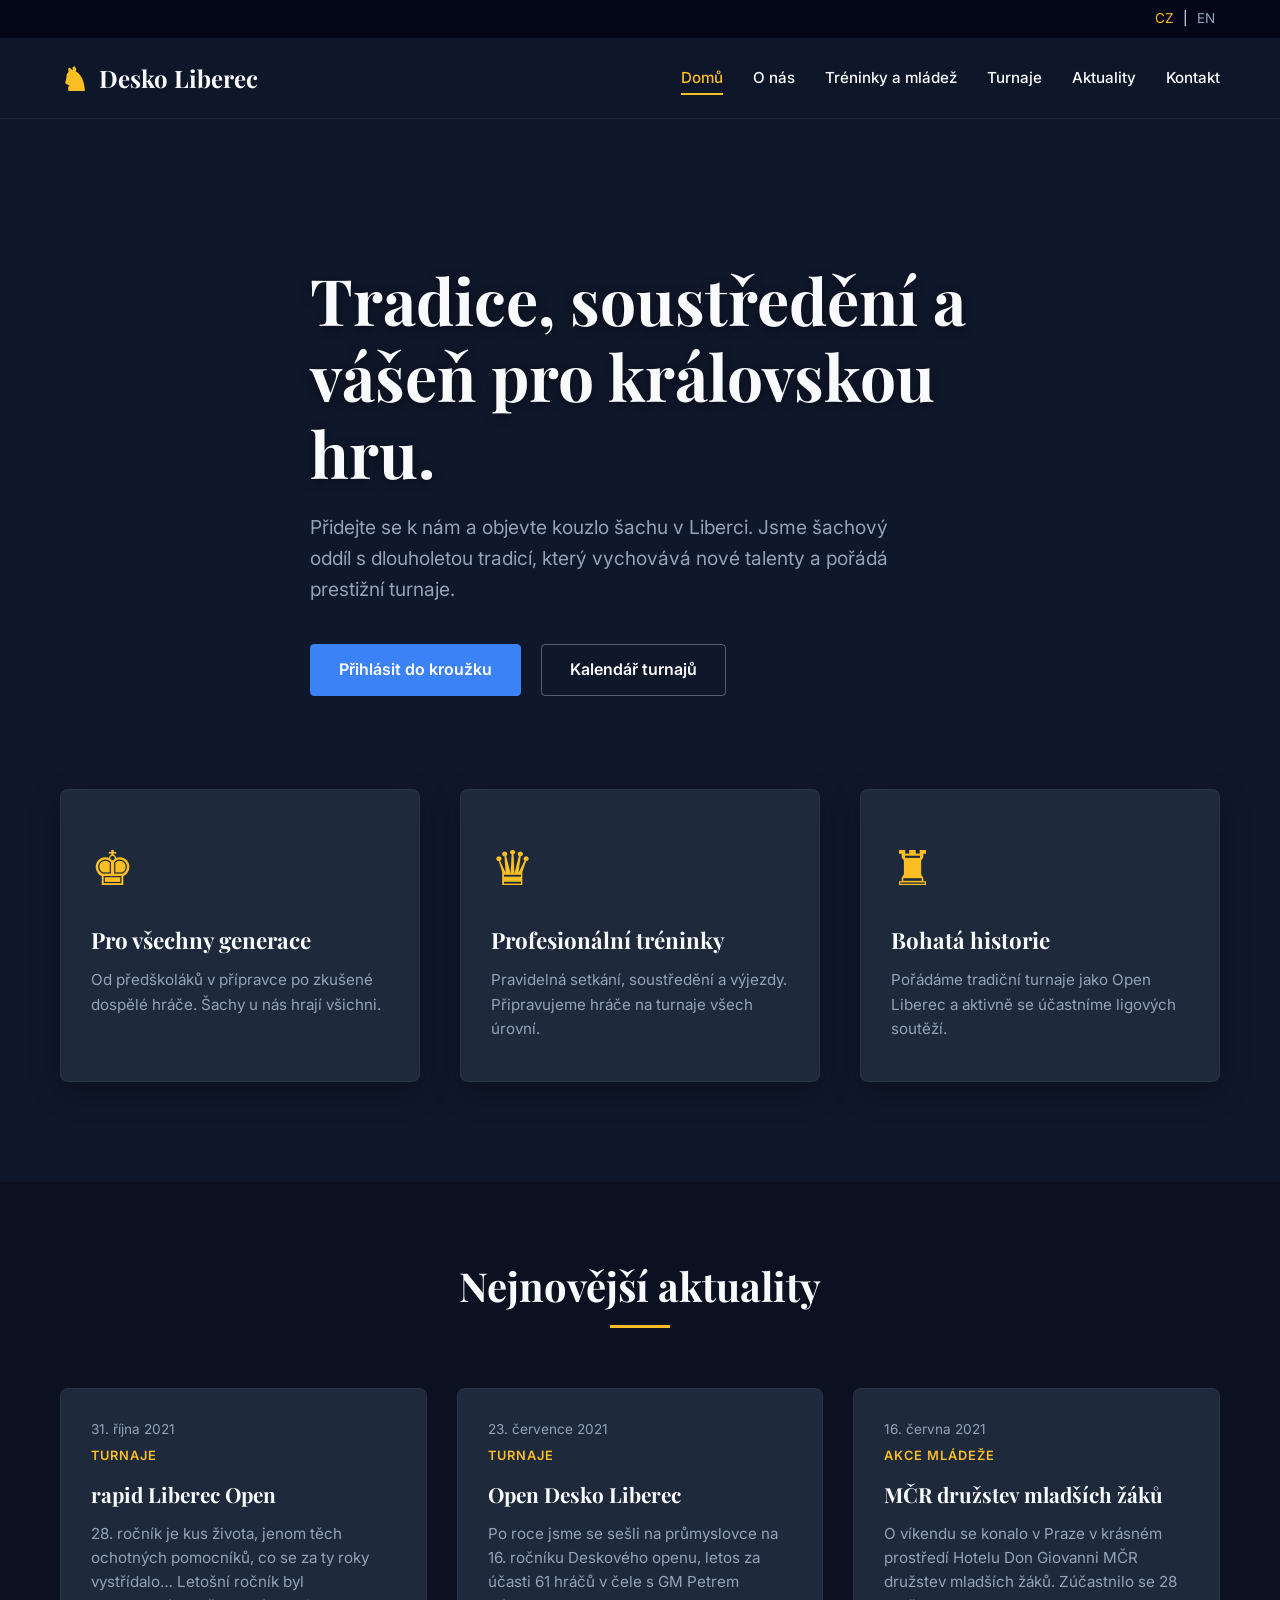
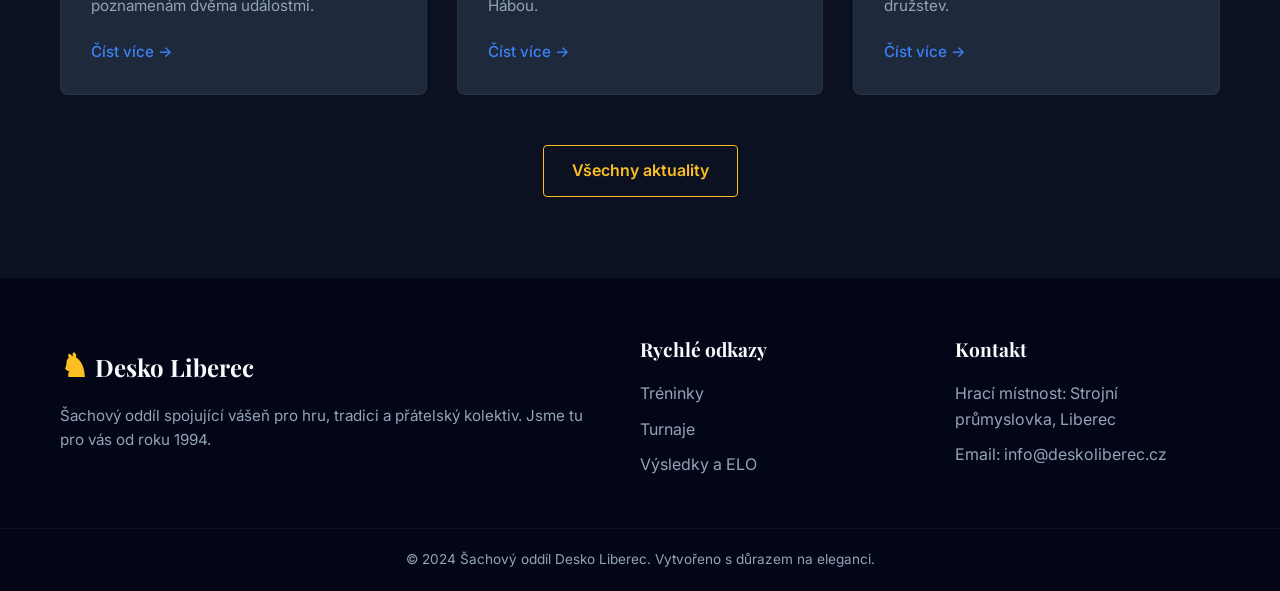
<file: index.html>
<!DOCTYPE html>
<html lang="cs">

<head>
    <meta charset="UTF-8">
    <meta name="viewport" content="width=device-width, initial-scale=1.0">
    <title>Šachový oddíl Desko Liberec</title>
    <link rel="stylesheet" href="style.css">
    <link rel="preconnect" href="https://fonts.googleapis.com">
    <link rel="preconnect" href="https://fonts.gstatic.com" crossorigin>
    <link
        href="https://fonts.googleapis.com/css2?family=Inter:wght@400;500;600&family=Playfair+Display:wght@600;700&display=swap"
        rel="stylesheet">
</head>

<body>

    <div class="top-bar">
        <div class="container">
            <div class="lang-switch">
                <a href="index.html" class="active">CZ</a> | <a href="index_en.html">EN</a>
            </div>
        </div>
    </div>


    <header class="navbar">
        <div class="container nav-container">
            <a href="index.html" class="logo" style="text-decoration: none;">
                <span class="logo-icon">♞</span>
                <span class="logo-text">Desko Liberec</span>
            </a>
            <nav class="nav-links">
                <a href="index.html" class="active">Domů</a>
                <a href="about.html">O nás</a>
                <a href="trainings.html">Tréninky a mládež</a>
                <a href="tournaments.html">Turnaje</a>
                <a href="news.html">Aktuality</a>
                <a href="contact.html">Kontakt</a>
            </nav>
            <button class="menu-toggle">☰</button>
        </div>
    </header>


    <section class="hero">
        <div class="hero-overlay"></div>
        <div class="container hero-content">
            <h1>Tradice, soustředění a vášeň pro královskou hru.</h1>
            <p>Přidejte se k nám a objevte kouzlo šachu v Liberci. Jsme šachový oddíl s dlouholetou tradicí, který
                vychovává nové talenty a pořádá prestižní turnaje.</p>
            <div class="hero-buttons">
                <a href="trainings.html" class="btn btn-primary">Přihlásit do kroužku</a>
                <a href="tournaments.html" class="btn btn-secondary">Kalendář turnajů</a>
            </div>
        </div>
    </section>


    <section id="about" class="about-section">
        <div class="container">
            <div class="about-grid">
                <div class="about-card">
                    <div class="card-icon">♚</div>
                    <h3>Pro všechny generace</h3>
                    <p>Od předškoláků v přípravce po zkušené dospělé hráče. Šachy u nás hrají všichni.</p>
                </div>
                <div class="about-card">
                    <div class="card-icon">♛</div>
                    <h3>Profesionální tréninky</h3>
                    <p>Pravidelná setkání, soustředění a výjezdy. Připravujeme hráče na turnaje všech úrovní.</p>
                </div>
                <div class="about-card">
                    <div class="card-icon">♜</div>
                    <h3>Bohatá historie</h3>
                    <p>Pořádáme tradiční turnaje jako Open Liberec a aktivně se účastníme ligových soutěží.</p>
                </div>
            </div>
        </div>
    </section>


    <section id="news" class="news-section">
        <div class="container">
            <h2 class="section-title">Nejnovější aktuality</h2>
            <div class="news-grid">
                <article class="news-card">
                    <div class="news-date">31. října 2021</div>
                    <div class="news-category">Turnaje</div>
                    <h3>rapid Liberec Open</h3>
                    <p>28. ročník je kus života, jenom těch ochotných pomocníků, co se za ty roky vystřídalo… Letošní
                        ročník byl poznamenám dvěma událostmi.</p>
                    <a href="#" class="read-more">Číst více →</a>
                </article>

                <article class="news-card">
                    <div class="news-date">23. července 2021</div>
                    <div class="news-category">Turnaje</div>
                    <h3>Open Desko Liberec</h3>
                    <p>Po roce jsme se sešli na průmyslovce na 16. ročníku Deskového openu, letos za účasti 61 hráčů v
                        čele s GM Petrem Hábou.</p>
                    <a href="#" class="read-more">Číst více →</a>
                </article>

                <article class="news-card">
                    <div class="news-date">16. června 2021</div>
                    <div class="news-category">Akce mládeže</div>
                    <h3>MČR družstev mladších žáků</h3>
                    <p>O víkendu se konalo v Praze v krásném prostředí Hotelu Don Giovanni MČR družstev mladších žáků.
                        Zúčastnilo se 28 družstev.</p>
                    <a href="#" class="read-more">Číst více →</a>
                </article>
            </div>
            <div class="center-btn">
                <a href="#" class="btn btn-outline">Všechny aktuality</a>
            </div>
        </div>
    </section>


    <footer>
        <div class="container footer-content">
            <div class="footer-info">
                <div class="footer-logo">
                    <span class="logo-icon">♞</span> Desko Liberec
                </div>
                <p>Šachový oddíl spojující vášeň pro hru, tradici a přátelský kolektiv. Jsme tu pro vás od roku 1994.
                </p>
            </div>
            <div class="footer-links">
                <h4>Rychlé odkazy</h4>
                <a href="#trainings">Tréninky</a>
                <a href="#tournaments">Turnaje</a>
                <a href="#">Výsledky a ELO</a>
            </div>
            <div class="footer-contact">
                <h4>Kontakt</h4>
                <p>Hrací místnost: Strojní průmyslovka, Liberec</p>
                <p>Email: info@deskoliberec.cz</p>
            </div>
        </div>
        <div class="footer-bottom">
            <p>&copy; 2024 Šachový oddíl Desko Liberec. Vytvořeno s důrazem na eleganci.</p>
        </div>
    </footer>
<script src="script.js"></script>
</body>

</html>
</file>
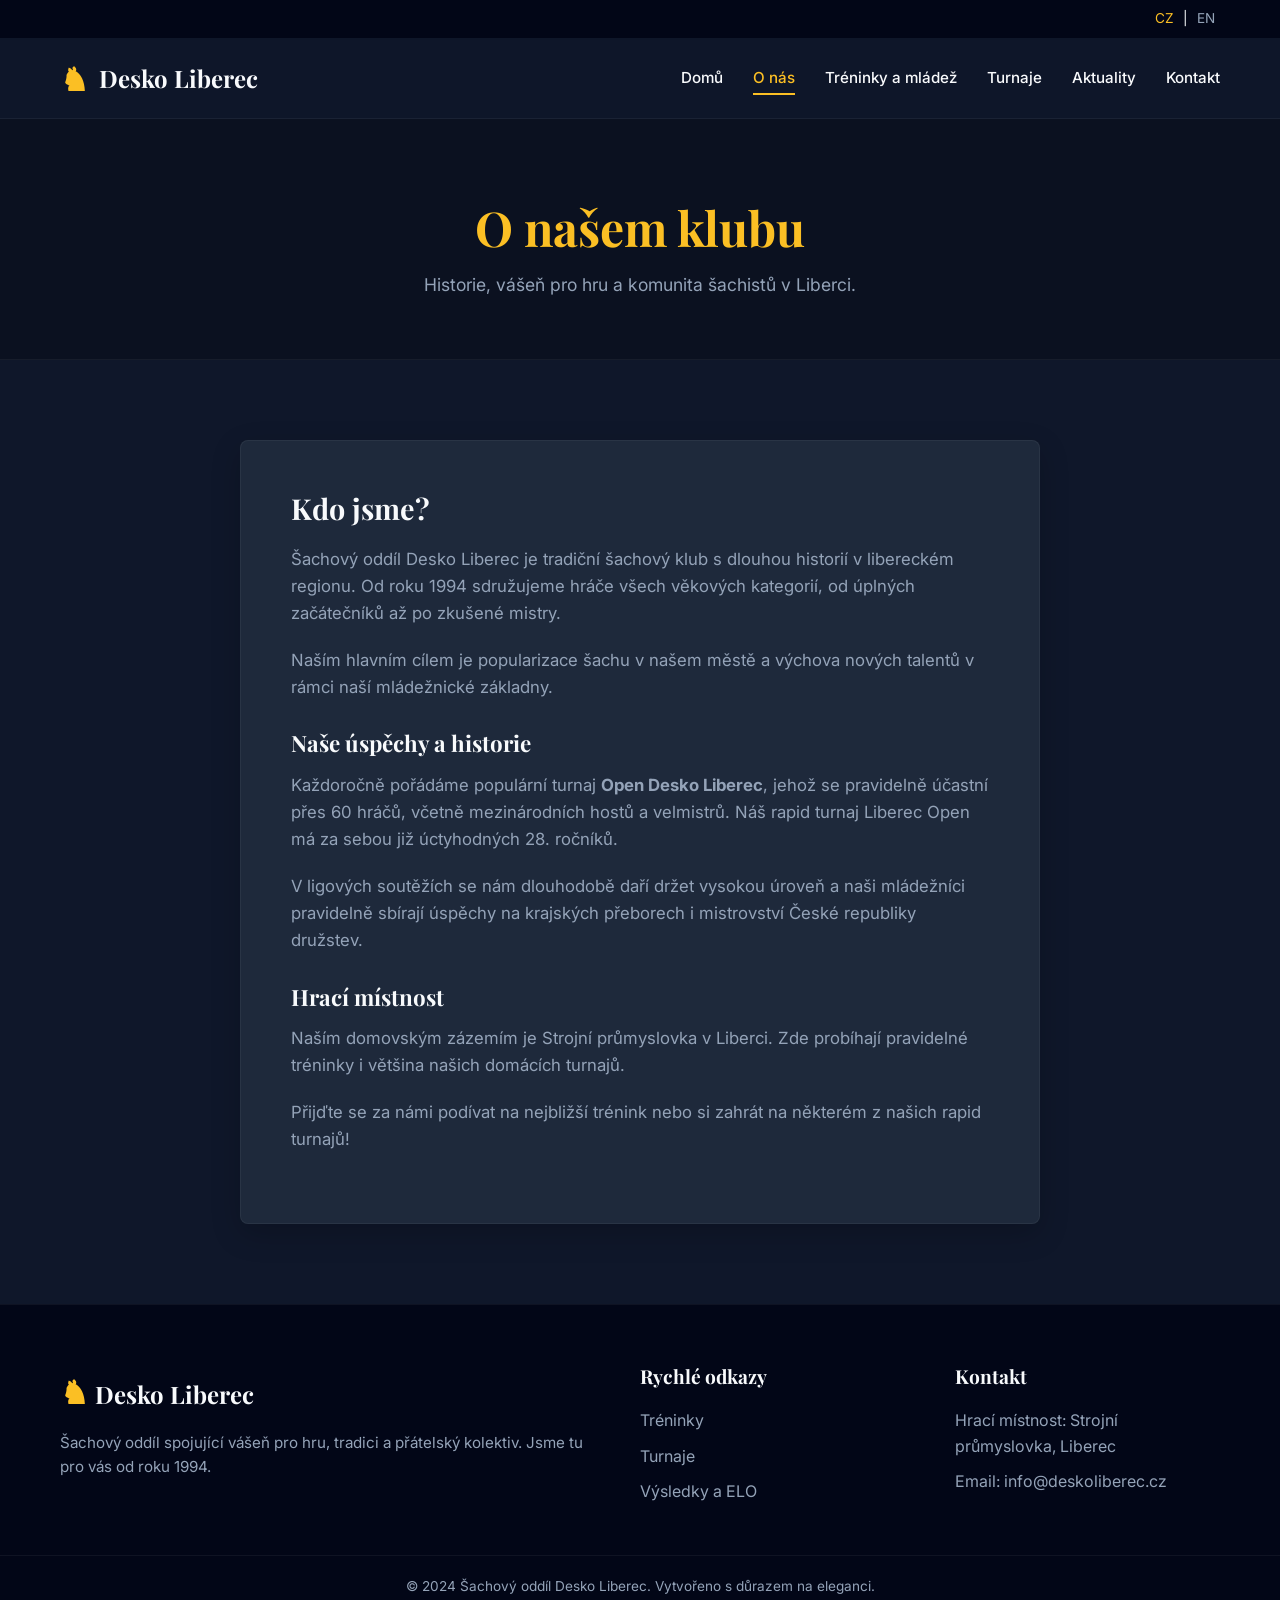
<file: about.html>
<!DOCTYPE html>
<html lang="cs">

<head>
    <meta charset="UTF-8">
    <meta name="viewport" content="width=device-width, initial-scale=1.0">
    <title>O nás - Desko Liberec</title>
    <link rel="stylesheet" href="style.css">
    <link rel="preconnect" href="https://fonts.googleapis.com">
    <link rel="preconnect" href="https://fonts.gstatic.com" crossorigin>
    <link
        href="https://fonts.googleapis.com/css2?family=Inter:wght@400;500;600&family=Playfair+Display:wght@600;700&display=swap"
        rel="stylesheet">
</head>

<body>
    <div class="top-bar">
        <div class="container">
            <div class="lang-switch">
                <a href="index.html" class="active">CZ</a> | <a href="index_en.html">EN</a>
            </div>
        </div>
    </div>

    <header class="navbar">
        <div class="container nav-container">
            <a href="index.html" class="logo" style="text-decoration: none;">
                <span class="logo-icon">♞</span>
                <span class="logo-text">Desko Liberec</span>
            </a>
            <nav class="nav-links">
                <a href="index.html">Domů</a>
                <a href="about.html" class="active">O nás</a>
                <a href="trainings.html">Tréninky a mládež</a>
                <a href="tournaments.html">Turnaje</a>
                <a href="news.html">Aktuality</a>
                <a href="contact.html">Kontakt</a>
            </nav>
            <button class="menu-toggle">☰</button>
        </div>
    </header>

    <div class="page-header">
        <div class="container">
            <h1>O našem klubu</h1>
            <p>Historie, vášeň pro hru a komunita šachistů v Liberci.</p>
        </div>
    </div>

    <section class="page-content container">
        <div class="content-block">
            <h2>Kdo jsme?</h2>
            <p>Šachový oddíl Desko Liberec je tradiční šachový klub s dlouhou historií v libereckém regionu. Od roku
                1994 sdružujeme hráče všech věkových kategorií, od úplných začátečníků až po zkušené mistry.</p>
            <p>Naším hlavním cílem je popularizace šachu v našem městě a výchova nových talentů v rámci naší mládežnické
                základny.</p>

            <h3>Naše úspěchy a historie</h3>
            <p>Každoročně pořádáme populární turnaj <strong>Open Desko Liberec</strong>, jehož se pravidelně účastní
                přes 60 hráčů, včetně mezinárodních hostů a velmistrů. Náš rapid turnaj Liberec Open má za sebou již
                úctyhodných 28. ročníků.</p>
            <p>V ligových soutěžích se nám dlouhodobě daří držet vysokou úroveň a naši mládežníci pravidelně sbírají
                úspěchy na krajských přeborech i mistrovství České republiky družstev.</p>

            <h3>Hrací místnost</h3>
            <p>Naším domovským zázemím je Strojní průmyslovka v Liberci. Zde probíhají pravidelné tréninky i většina
                našich domácích turnajů.</p>
            <p>Přijďte se za námi podívat na nejbližší trénink nebo si zahrát na některém z našich rapid turnajů!</p>
        </div>
    </section>

    <footer>
        <div class="container footer-content">
            <div class="footer-info">
                <div class="footer-logo">
                    <span class="logo-icon">♞</span> Desko Liberec
                </div>
                <p>Šachový oddíl spojující vášeň pro hru, tradici a přátelský kolektiv. Jsme tu pro vás od roku 1994.
                </p>
            </div>
            <div class="footer-links">
                <h4>Rychlé odkazy</h4>
                <a href="trainings.html">Tréninky</a>
                <a href="tournaments.html">Turnaje</a>
                <a href="tournaments.html">Výsledky a ELO</a>
            </div>
            <div class="footer-contact">
                <h4>Kontakt</h4>
                <p>Hrací místnost: Strojní průmyslovka, Liberec</p>
                <p>Email: info@deskoliberec.cz</p>
            </div>
        </div>
        <div class="footer-bottom">
            <p>&copy; 2024 Šachový oddíl Desko Liberec. Vytvořeno s důrazem na eleganci.</p>
        </div>
    </footer>
    <script src="script.js"></script>
</body>

</html>
</file>
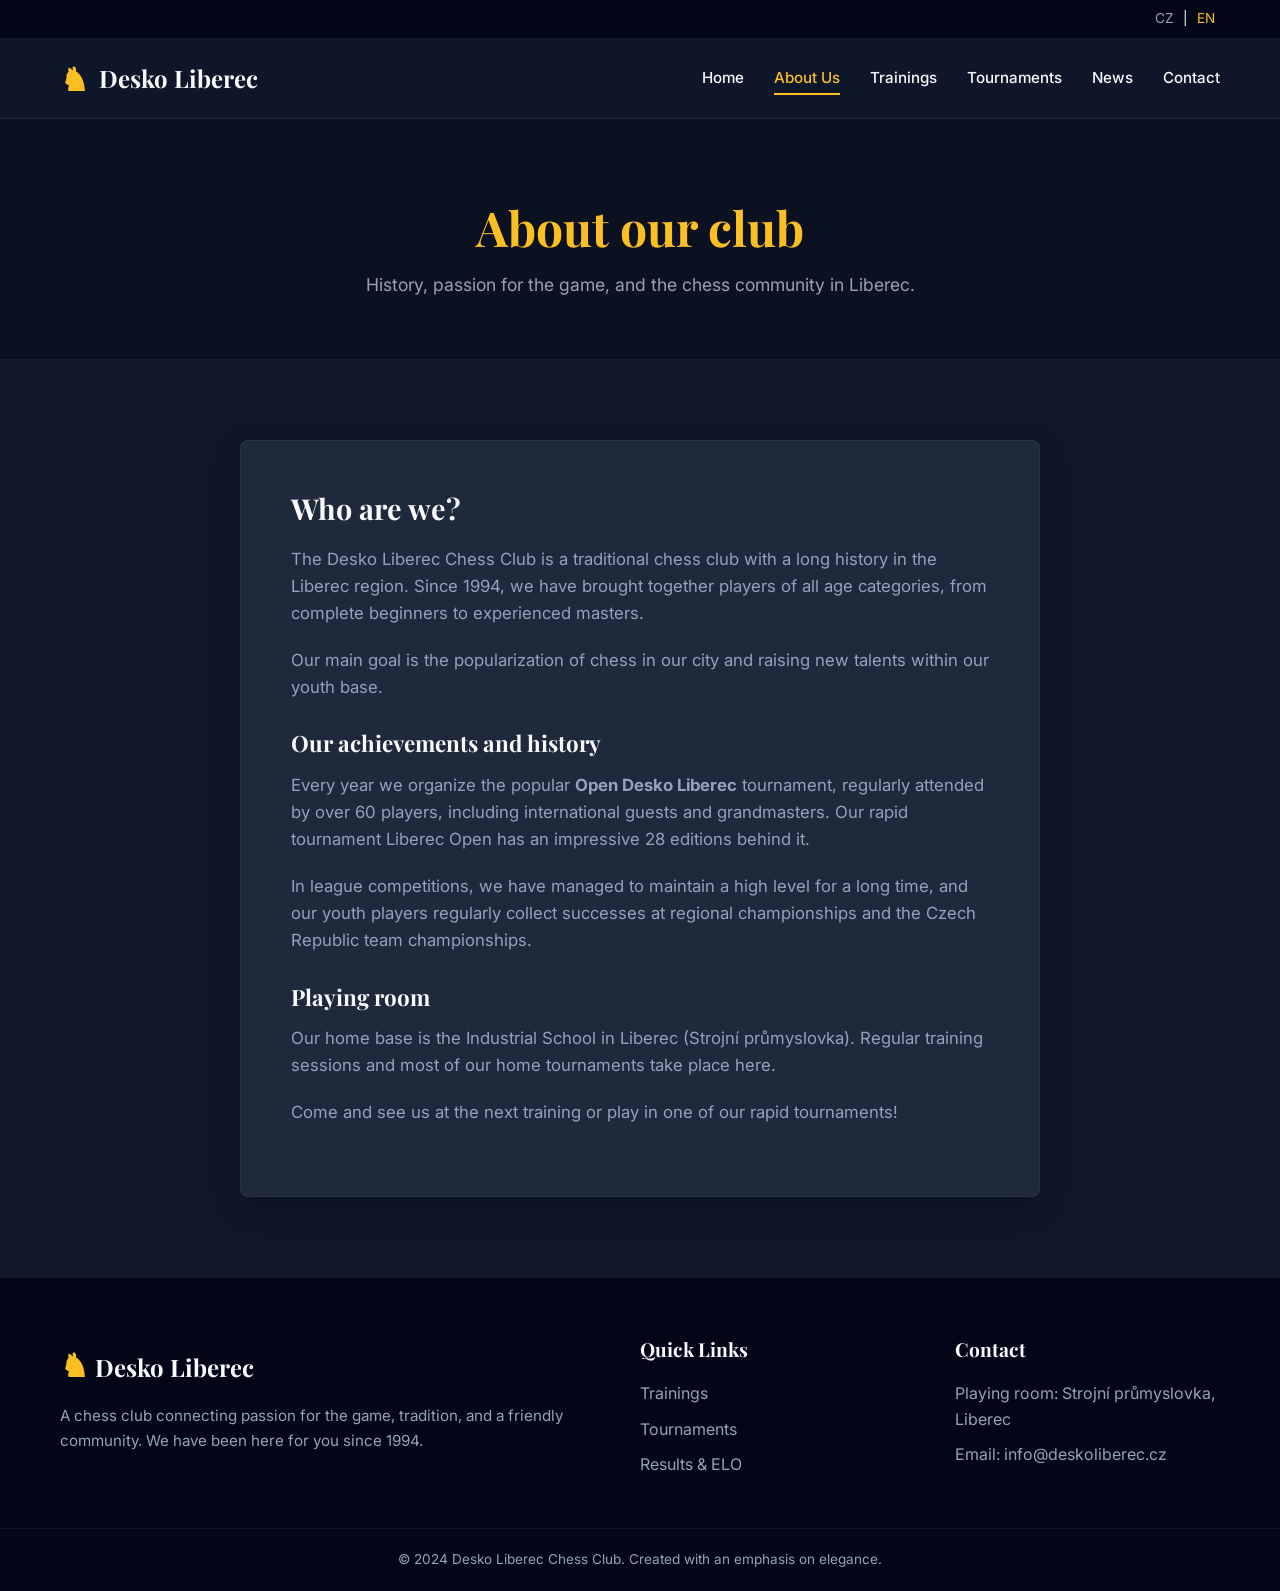
<file: about_en.html>
<!DOCTYPE html>
<html lang="en">

<head>
    <meta charset="UTF-8">
    <meta name="viewport" content="width=device-width, initial-scale=1.0">
    <title>About Us - Desko Liberec</title>
    <link rel="stylesheet" href="style.css">
    <link rel="preconnect" href="https://fonts.googleapis.com">
    <link rel="preconnect" href="https://fonts.gstatic.com" crossorigin>
    <link
        href="https://fonts.googleapis.com/css2?family=Inter:wght@400;500;600&family=Playfair+Display:wght@600;700&display=swap"
        rel="stylesheet">
</head>

<body>
    <div class="top-bar">
        <div class="container">
            <div class="lang-switch">
                <a href="about.html">CZ</a> | <a href="about_en.html" class="active">EN</a>
            </div>
        </div>
    </div>

    <header class="navbar">
        <div class="container nav-container">
            <a href="index_en.html" class="logo" style="text-decoration: none;">
                <span class="logo-icon">♞</span>
                <span class="logo-text">Desko Liberec</span>
            </a>
            <nav class="nav-links">
                <a href="index_en.html">Home</a>
                <a href="about_en.html" class="active">About Us</a>
                <a href="trainings_en.html">Trainings</a>
                <a href="tournaments_en.html">Tournaments</a>
                <a href="news_en.html">News</a>
                <a href="contact_en.html">Contact</a>
            </nav>
            <button class="menu-toggle">☰</button>
        </div>
    </header>

    <div class="page-header">
        <div class="container">
            <h1>About our club</h1>
            <p>History, passion for the game, and the chess community in Liberec.</p>
        </div>
    </div>

    <section class="page-content container">
        <div class="content-block">
            <h2>Who are we?</h2>
            <p>The Desko Liberec Chess Club is a traditional chess club with a long history in the Liberec region. Since
                1994, we have brought together players of all age categories, from complete beginners to experienced
                masters.</p>
            <p>Our main goal is the popularization of chess in our city and raising new talents within our youth base.
            </p>

            <h3>Our achievements and history</h3>
            <p>Every year we organize the popular <strong>Open Desko Liberec</strong> tournament, regularly attended by
                over 60 players, including international guests and grandmasters. Our rapid tournament Liberec Open has
                an impressive 28 editions behind it.</p>
            <p>In league competitions, we have managed to maintain a high level for a long time, and our youth players
                regularly collect successes at regional championships and the Czech Republic team championships.</p>

            <h3>Playing room</h3>
            <p>Our home base is the Industrial School in Liberec (Strojní průmyslovka). Regular training sessions and
                most of our home tournaments take place here.</p>
            <p>Come and see us at the next training or play in one of our rapid tournaments!</p>
        </div>
    </section>

    <footer>
        <div class="container footer-content">
            <div class="footer-info">
                <div class="footer-logo">
                    <span class="logo-icon">♞</span> Desko Liberec
                </div>
                <p>A chess club connecting passion for the game, tradition, and a friendly community. We have been here
                    for you since 1994.</p>
            </div>
            <div class="footer-links">
                <h4>Quick Links</h4>
                <a href="trainings_en.html">Trainings</a>
                <a href="tournaments_en.html">Tournaments</a>
                <a href="tournaments_en.html">Results & ELO</a>
            </div>
            <div class="footer-contact">
                <h4>Contact</h4>
                <p>Playing room: Strojní průmyslovka, Liberec</p>
                <p>Email: info@deskoliberec.cz</p>
            </div>
        </div>
        <div class="footer-bottom">
            <p>&copy; 2024 Desko Liberec Chess Club. Created with an emphasis on elegance.</p>
        </div>
    </footer>
    <script src="script.js"></script>
</body>

</html>
</file>
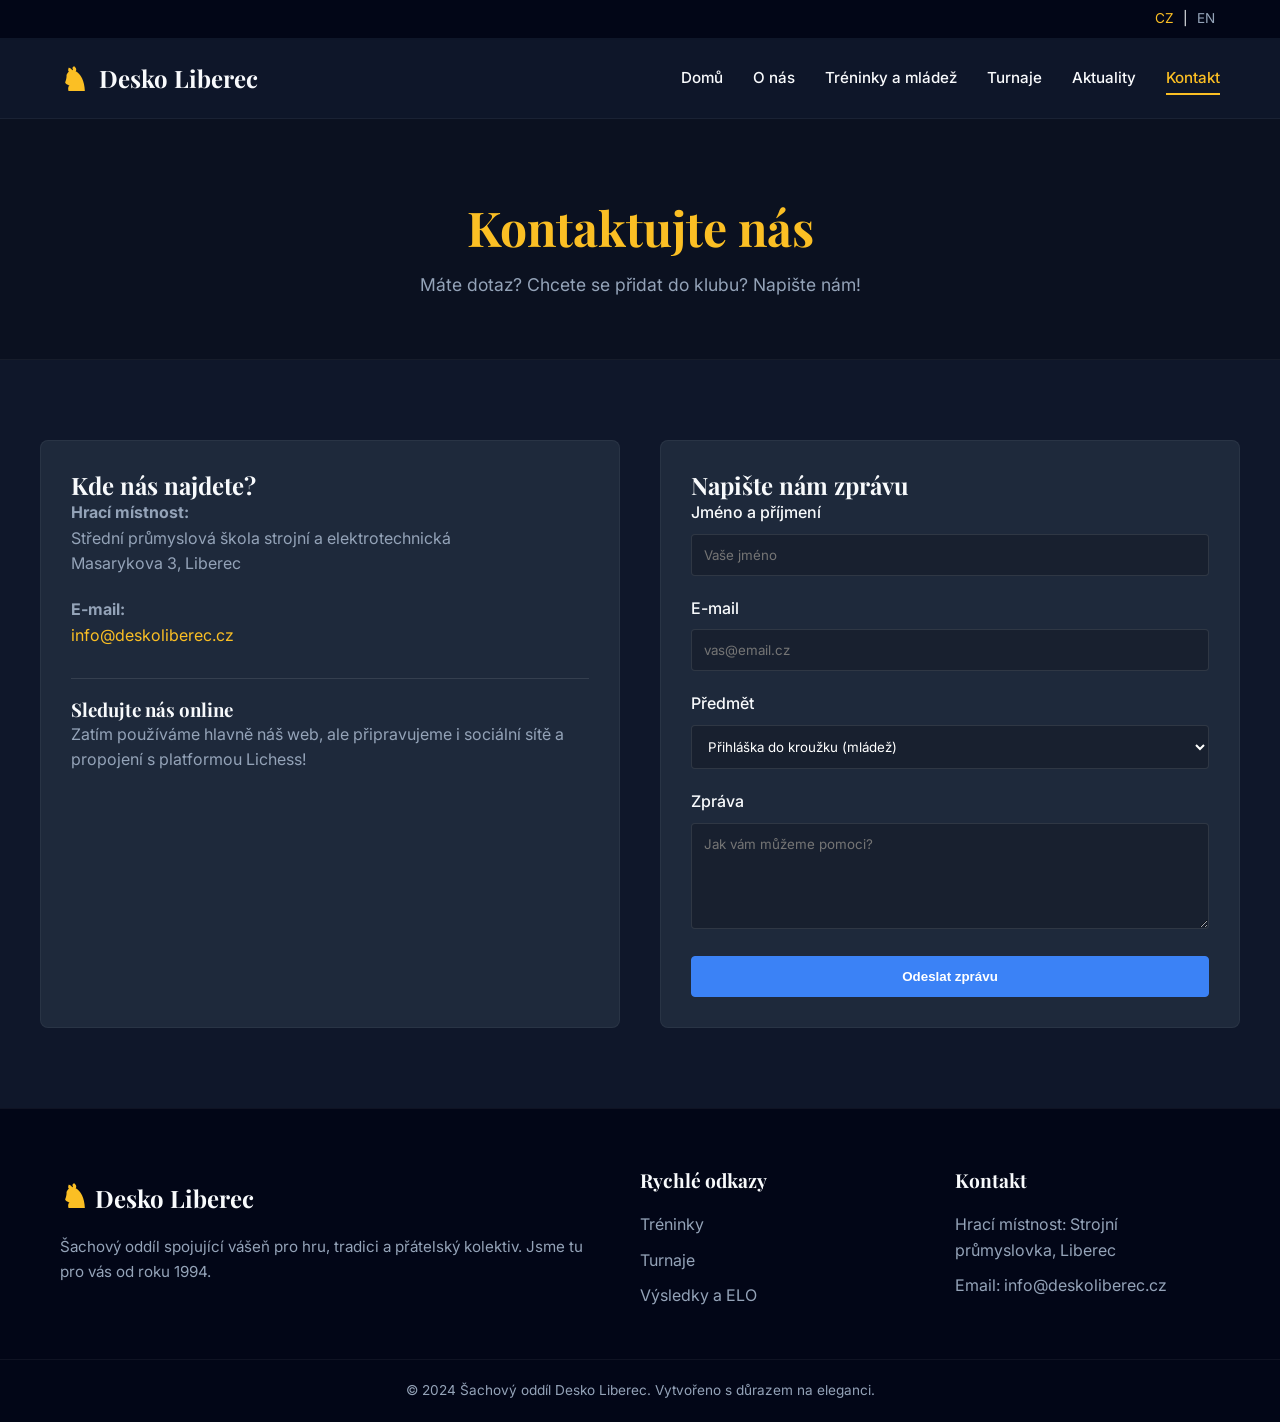
<file: contact.html>
<!DOCTYPE html>
<html lang="cs">

<head>
    <meta charset="UTF-8">
    <meta name="viewport" content="width=device-width, initial-scale=1.0">
    <title>Kontakt - Desko Liberec</title>
    <link rel="stylesheet" href="style.css">
    <link rel="preconnect" href="https://fonts.googleapis.com">
    <link rel="preconnect" href="https://fonts.gstatic.com" crossorigin>
    <link
        href="https://fonts.googleapis.com/css2?family=Inter:wght@400;500;600&family=Playfair+Display:wght@600;700&display=swap"
        rel="stylesheet">
</head>

<body>
    <div class="top-bar">
        <div class="container">
            <div class="lang-switch">
                <a href="index.html" class="active">CZ</a> | <a href="index_en.html">EN</a>
            </div>
        </div>
    </div>

    <header class="navbar">
        <div class="container nav-container">
            <a href="index.html" class="logo" style="text-decoration: none;">
                <span class="logo-icon">♞</span>
                <span class="logo-text">Desko Liberec</span>
            </a>
            <nav class="nav-links">
                <a href="index.html">Domů</a>
                <a href="about.html">O nás</a>
                <a href="trainings.html">Tréninky a mládež</a>
                <a href="tournaments.html">Turnaje</a>
                <a href="news.html">Aktuality</a>
                <a href="contact.html" class="active">Kontakt</a>
            </nav>
            <button class="menu-toggle">☰</button>
        </div>
    </header>

    <div class="page-header">
        <div class="container">
            <h1>Kontaktujte nás</h1>
            <p>Máte dotaz? Chcete se přidat do klubu? Napište nám!</p>
        </div>
    </div>

    <section class="page-content container">
        <div class="contact-grid">

            <div class="contact-card">
                <h2>Kde nás najdete?</h2>
                <p style="margin-bottom: 20px; color: var(--color-text-muted);">
                    <strong>Hrací místnost:</strong><br>
                    Střední průmyslová škola strojní a elektrotechnická<br>
                    Masarykova 3, Liberec
                </p>
                <p style="margin-bottom: 20px; color: var(--color-text-muted);">
                    <strong>E-mail:</strong><br>
                    <a href="mailto:info@deskoliberec.cz" style="color: var(--color-gold);">info@deskoliberec.cz</a>
                </p>
                <div style="margin-top: 30px; border-top: 1px solid rgba(255,255,255,0.1); padding-top: 20px;">
                    <h3>Sledujte nás online</h3>
                    <p style="color: var(--color-text-muted);">Zatím používáme hlavně náš web, ale připravujeme i
                        sociální sítě a propojení s platformou Lichess!</p>
                </div>
            </div>


            <div class="contact-card">
                <h2>Napište nám zprávu</h2>
                <form action="#" method="POST">
                    <div class="form-group">
                        <label for="name">Jméno a příjmení</label>
                        <input type="text" id="name" class="form-control" placeholder="Vaše jméno">
                    </div>
                    <div class="form-group">
                        <label for="email">E-mail</label>
                        <input type="email" id="email" class="form-control" placeholder="vas@email.cz">
                    </div>
                    <div class="form-group">
                        <label for="subject">Předmět</label>
                        <select id="subject" class="form-control">
                            <option value="krouzek">Přihláška do kroužku (mládež)</option>
                            <option value="turnaj">Dotaz k turnaji</option>
                            <option value="clenstvi">Členství v klubu (dospělí)</option>
                            <option value="jine">Jiné</option>
                        </select>
                    </div>
                    <div class="form-group">
                        <label for="message">Zpráva</label>
                        <textarea id="message" class="form-control" rows="5"
                            placeholder="Jak vám můžeme pomoci?"></textarea>
                    </div>
                    <button type="submit" class="btn btn-primary" style="width: 100%;">Odeslat zprávu</button>
                </form>
            </div>
        </div>
    </section>

    <footer>
        <div class="container footer-content">
            <div class="footer-info">
                <div class="footer-logo">
                    <span class="logo-icon">♞</span> Desko Liberec
                </div>
                <p>Šachový oddíl spojující vášeň pro hru, tradici a přátelský kolektiv. Jsme tu pro vás od roku 1994.
                </p>
            </div>
            <div class="footer-links">
                <h4>Rychlé odkazy</h4>
                <a href="trainings.html">Tréninky</a>
                <a href="tournaments.html">Turnaje</a>
                <a href="tournaments.html">Výsledky a ELO</a>
            </div>
            <div class="footer-contact">
                <h4>Kontakt</h4>
                <p>Hrací místnost: Strojní průmyslovka, Liberec</p>
                <p>Email: info@deskoliberec.cz</p>
            </div>
        </div>
        <div class="footer-bottom">
            <p>&copy; 2024 Šachový oddíl Desko Liberec. Vytvořeno s důrazem na eleganci.</p>
        </div>
    </footer>
    <script src="script.js"></script>
</body>

</html>
</file>
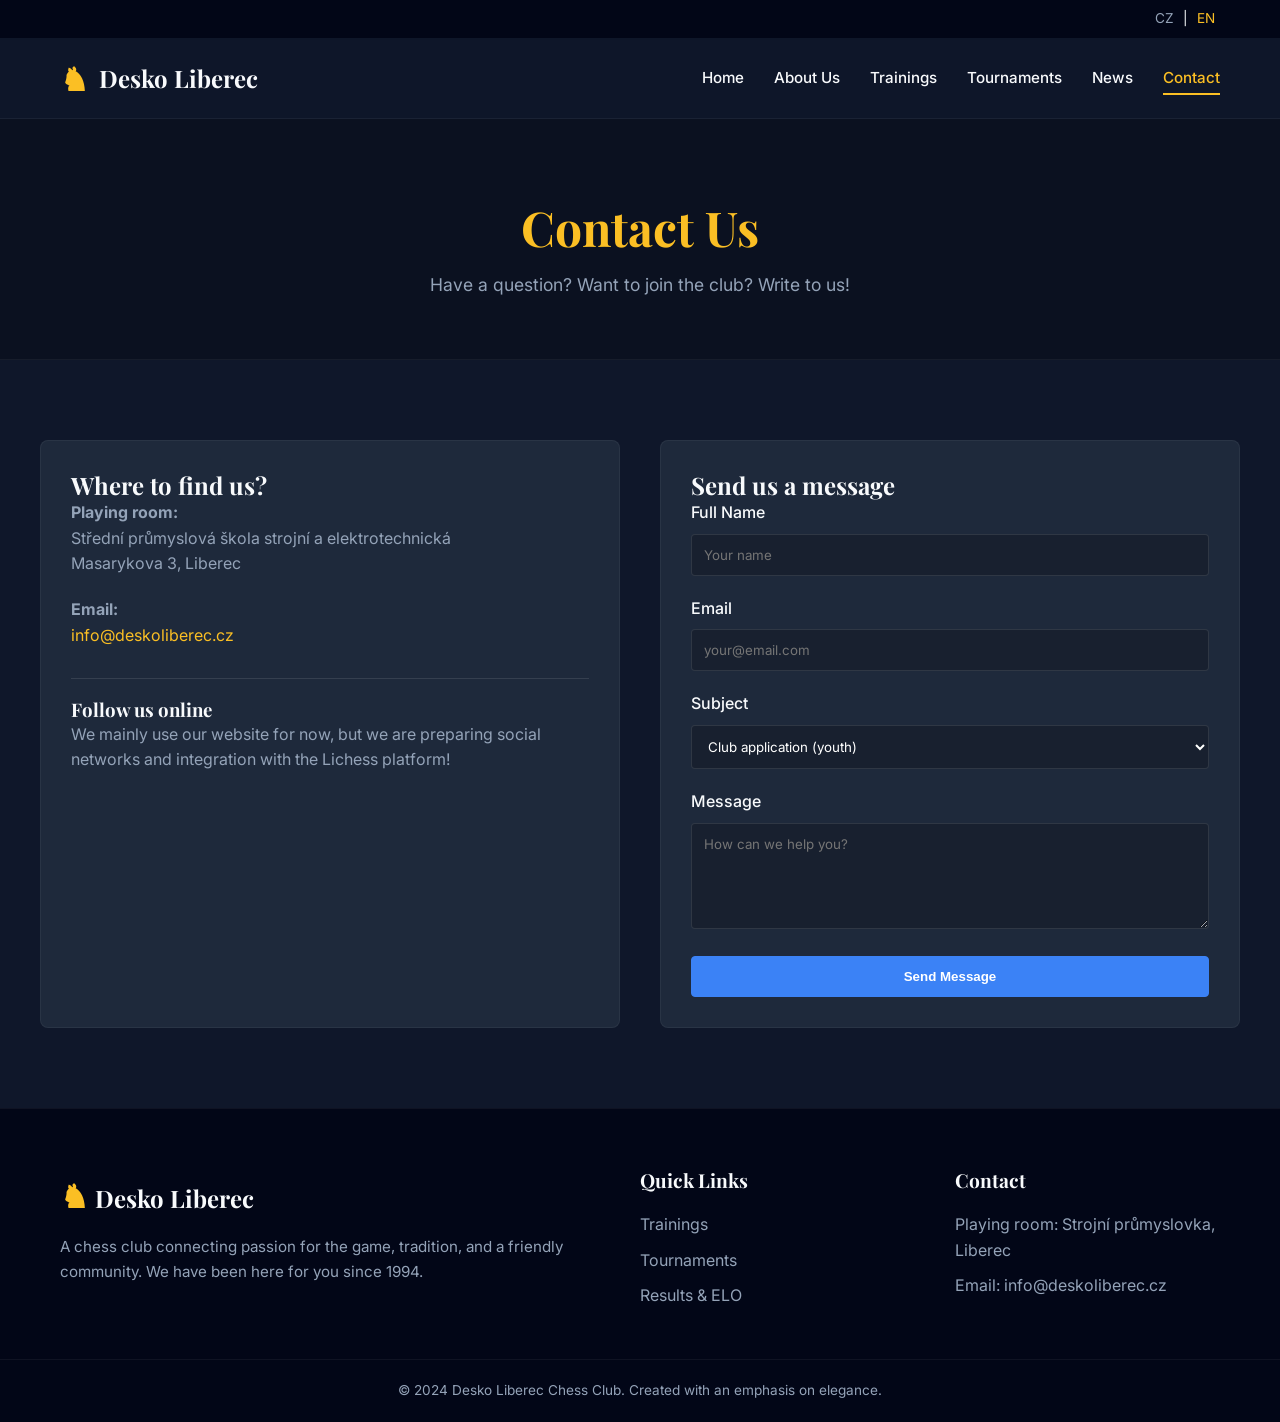
<file: contact_en.html>
<!DOCTYPE html>
<html lang="en">

<head>
    <meta charset="UTF-8">
    <meta name="viewport" content="width=device-width, initial-scale=1.0">
    <title>Contact - Desko Liberec</title>
    <link rel="stylesheet" href="style.css">
    <link rel="preconnect" href="https://fonts.googleapis.com">
    <link rel="preconnect" href="https://fonts.gstatic.com" crossorigin>
    <link
        href="https://fonts.googleapis.com/css2?family=Inter:wght@400;500;600&family=Playfair+Display:wght@600;700&display=swap"
        rel="stylesheet">
</head>

<body>
    <div class="top-bar">
        <div class="container">
            <div class="lang-switch">
                <a href="contact.html">CZ</a> | <a href="contact_en.html" class="active">EN</a>
            </div>
        </div>
    </div>

    <header class="navbar">
        <div class="container nav-container">
            <a href="index_en.html" class="logo" style="text-decoration: none;">
                <span class="logo-icon">♞</span>
                <span class="logo-text">Desko Liberec</span>
            </a>
            <nav class="nav-links">
                <a href="index_en.html">Home</a>
                <a href="about_en.html">About Us</a>
                <a href="trainings_en.html">Trainings</a>
                <a href="tournaments_en.html">Tournaments</a>
                <a href="news_en.html">News</a>
                <a href="contact_en.html" class="active">Contact</a>
            </nav>
            <button class="menu-toggle">☰</button>
        </div>
    </header>

    <div class="page-header">
        <div class="container">
            <h1>Contact Us</h1>
            <p>Have a question? Want to join the club? Write to us!</p>
        </div>
    </div>

    <section class="page-content container">
        <div class="contact-grid">

            <div class="contact-card">
                <h2>Where to find us?</h2>
                <p style="margin-bottom: 20px; color: var(--color-text-muted);">
                    <strong>Playing room:</strong><br>
                    Střední průmyslová škola strojní a elektrotechnická<br>
                    Masarykova 3, Liberec
                </p>
                <p style="margin-bottom: 20px; color: var(--color-text-muted);">
                    <strong>Email:</strong><br>
                    <a href="mailto:info@deskoliberec.cz" style="color: var(--color-gold);">info@deskoliberec.cz</a>
                </p>
                <div style="margin-top: 30px; border-top: 1px solid rgba(255,255,255,0.1); padding-top: 20px;">
                    <h3>Follow us online</h3>
                    <p style="color: var(--color-text-muted);">We mainly use our website for now, but we are preparing
                        social networks and integration with the Lichess platform!</p>
                </div>
            </div>


            <div class="contact-card">
                <h2>Send us a message</h2>
                <form action="#" method="POST">
                    <div class="form-group">
                        <label for="name">Full Name</label>
                        <input type="text" id="name" class="form-control" placeholder="Your name">
                    </div>
                    <div class="form-group">
                        <label for="email">Email</label>
                        <input type="email" id="email" class="form-control" placeholder="your@email.com">
                    </div>
                    <div class="form-group">
                        <label for="subject">Subject</label>
                        <select id="subject" class="form-control">
                            <option value="krouzek">Club application (youth)</option>
                            <option value="turnaj">Tournament inquiry</option>
                            <option value="clenstvi">Club membership (adults)</option>
                            <option value="jine">Other</option>
                        </select>
                    </div>
                    <div class="form-group">
                        <label for="message">Message</label>
                        <textarea id="message" class="form-control" rows="5"
                            placeholder="How can we help you?"></textarea>
                    </div>
                    <button type="submit" class="btn btn-primary" style="width: 100%;">Send Message</button>
                </form>
            </div>
        </div>
    </section>

    <footer>
        <div class="container footer-content">
            <div class="footer-info">
                <div class="footer-logo">
                    <span class="logo-icon">♞</span> Desko Liberec
                </div>
                <p>A chess club connecting passion for the game, tradition, and a friendly community. We have been here
                    for you since 1994.</p>
            </div>
            <div class="footer-links">
                <h4>Quick Links</h4>
                <a href="trainings_en.html">Trainings</a>
                <a href="tournaments_en.html">Tournaments</a>
                <a href="tournaments_en.html">Results & ELO</a>
            </div>
            <div class="footer-contact">
                <h4>Contact</h4>
                <p>Playing room: Strojní průmyslovka, Liberec</p>
                <p>Email: info@deskoliberec.cz</p>
            </div>
        </div>
        <div class="footer-bottom">
            <p>&copy; 2024 Desko Liberec Chess Club. Created with an emphasis on elegance.</p>
        </div>
    </footer>
    <script src="script.js"></script>
</body>

</html>
</file>
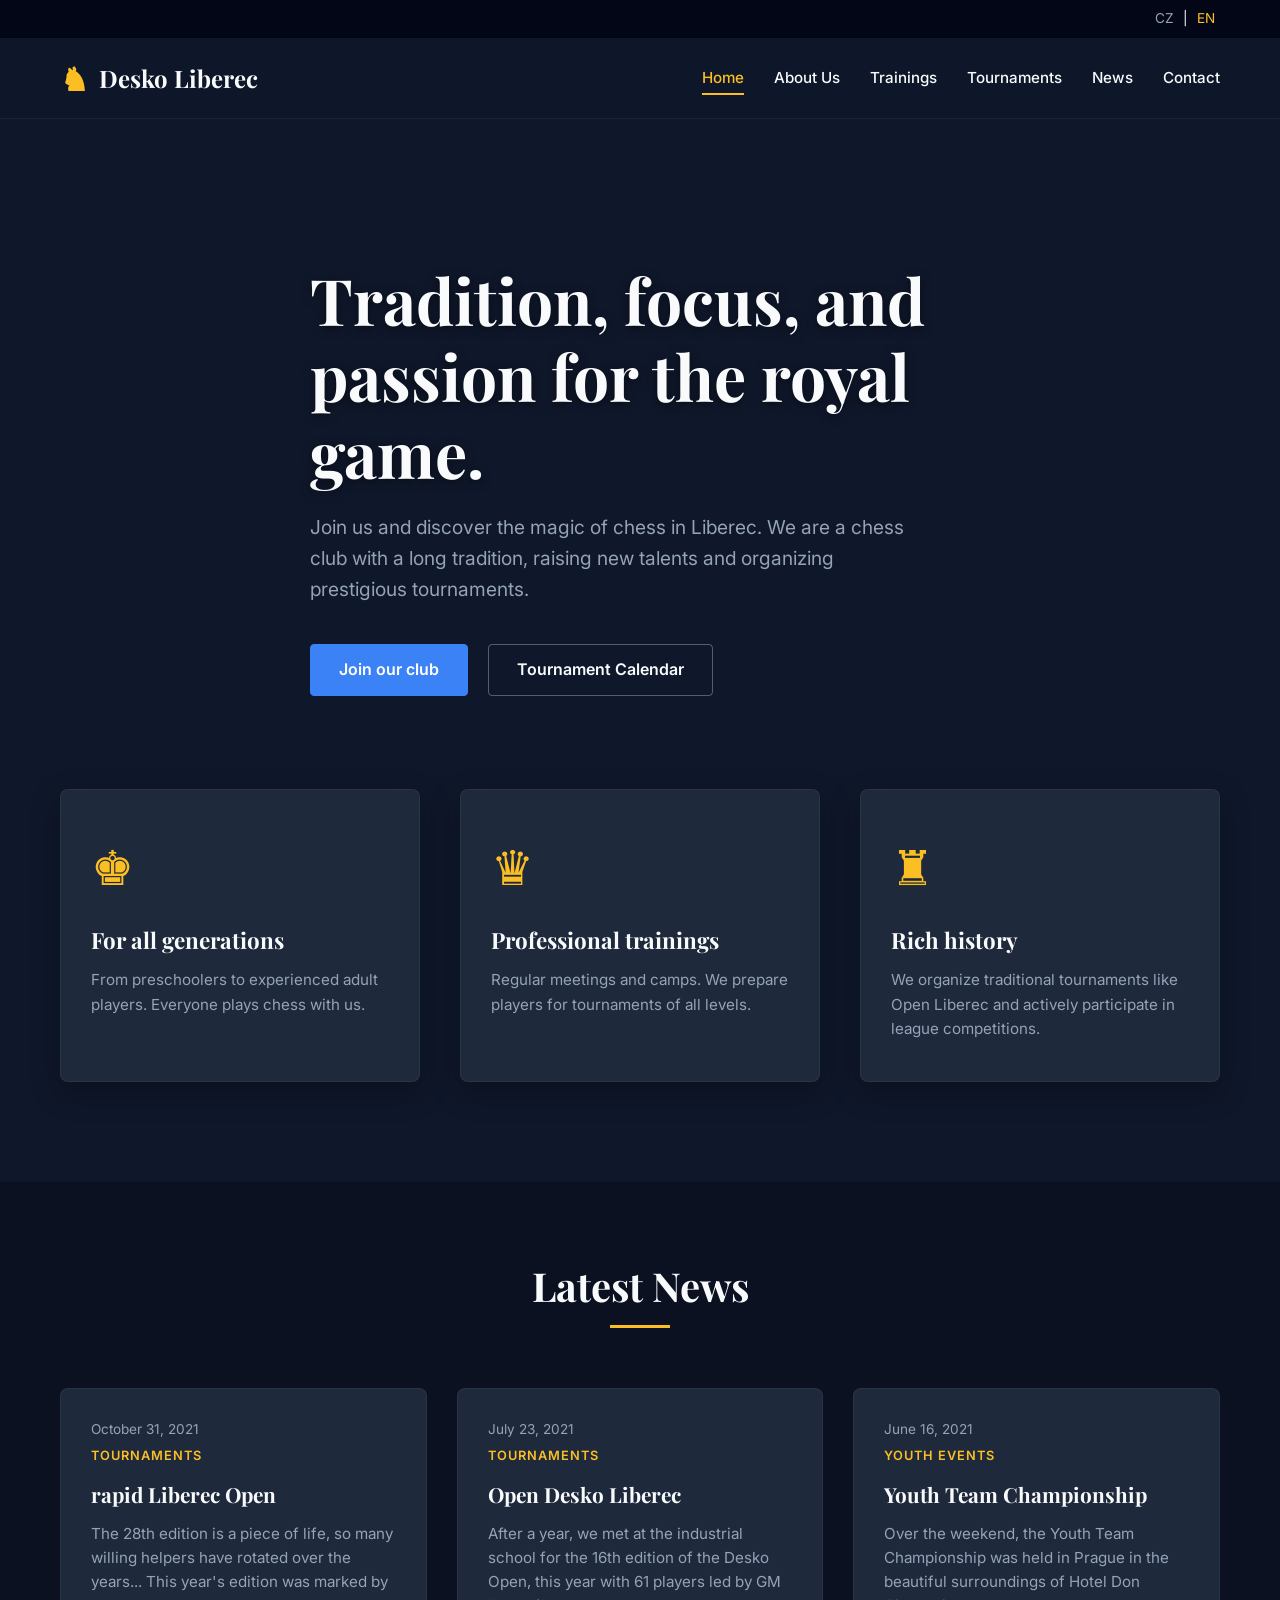
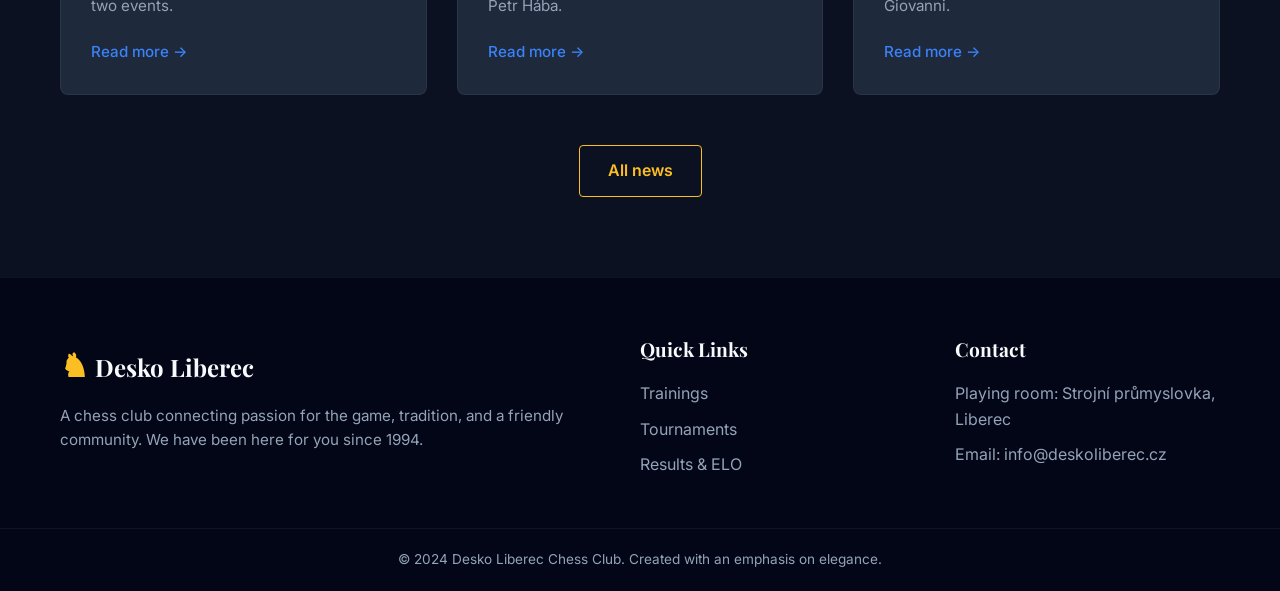
<file: index_en.html>
<!DOCTYPE html>
<html lang="en">

<head>
    <meta charset="UTF-8">
    <meta name="viewport" content="width=device-width, initial-scale=1.0">
    <title>Desko Liberec Chess Club</title>
    <link rel="stylesheet" href="style.css">
    <link rel="preconnect" href="https://fonts.googleapis.com">
    <link rel="preconnect" href="https://fonts.gstatic.com" crossorigin>
    <link
        href="https://fonts.googleapis.com/css2?family=Inter:wght@400;500;600&family=Playfair+Display:wght@600;700&display=swap"
        rel="stylesheet">
</head>

<body>

    <div class="top-bar">
        <div class="container">
            <div class="lang-switch">
                <a href="index.html">CZ</a> | <a href="index_en.html" class="active">EN</a>
            </div>
        </div>
    </div>


    <header class="navbar">
        <div class="container nav-container">
            <a href="index_en.html" class="logo" style="text-decoration: none;">
                <span class="logo-icon">♞</span>
                <span class="logo-text">Desko Liberec</span>
            </a>
            <nav class="nav-links">
                <a href="index_en.html" class="active">Home</a>
                <a href="about_en.html">About Us</a>
                <a href="trainings_en.html">Trainings</a>
                <a href="tournaments_en.html">Tournaments</a>
                <a href="news_en.html">News</a>
                <a href="contact_en.html">Contact</a>
            </nav>
            <button class="menu-toggle">☰</button>
        </div>
    </header>


    <section class="hero">
        <div class="hero-overlay"></div>
        <div class="container hero-content">
            <h1>Tradition, focus, and passion for the royal game.</h1>
            <p>Join us and discover the magic of chess in Liberec. We are a chess club with a long tradition, raising
                new talents and organizing prestigious tournaments.</p>
            <div class="hero-buttons">
                <a href="trainings_en.html" class="btn btn-primary">Join our club</a>
                <a href="tournaments_en.html" class="btn btn-secondary">Tournament Calendar</a>
            </div>
        </div>
    </section>


    <section id="about" class="about-section">
        <div class="container">
            <div class="about-grid">
                <div class="about-card">
                    <div class="card-icon">♚</div>
                    <h3>For all generations</h3>
                    <p>From preschoolers to experienced adult players. Everyone plays chess with us.</p>
                </div>
                <div class="about-card">
                    <div class="card-icon">♛</div>
                    <h3>Professional trainings</h3>
                    <p>Regular meetings and camps. We prepare players for tournaments of all levels.</p>
                </div>
                <div class="about-card">
                    <div class="card-icon">♜</div>
                    <h3>Rich history</h3>
                    <p>We organize traditional tournaments like Open Liberec and actively participate in league
                        competitions.</p>
                </div>
            </div>
        </div>
    </section>


    <section id="news" class="news-section">
        <div class="container">
            <h2 class="section-title">Latest News</h2>
            <div class="news-grid">
                <article class="news-card">
                    <div class="news-date">October 31, 2021</div>
                    <div class="news-category">Tournaments</div>
                    <h3>rapid Liberec Open</h3>
                    <p>The 28th edition is a piece of life, so many willing helpers have rotated over the years... This
                        year's edition was marked by two events.</p>
                    <a href="news.html" class="read-more">Read more →</a>
                </article>

                <article class="news-card">
                    <div class="news-date">July 23, 2021</div>
                    <div class="news-category">Tournaments</div>
                    <h3>Open Desko Liberec</h3>
                    <p>After a year, we met at the industrial school for the 16th edition of the Desko Open, this year
                        with 61 players led by GM Petr Hába.</p>
                    <a href="news.html" class="read-more">Read more →</a>
                </article>

                <article class="news-card">
                    <div class="news-date">June 16, 2021</div>
                    <div class="news-category">Youth Events</div>
                    <h3>Youth Team Championship</h3>
                    <p>Over the weekend, the Youth Team Championship was held in Prague in the beautiful surroundings of
                        Hotel Don Giovanni.</p>
                    <a href="news.html" class="read-more">Read more →</a>
                </article>
            </div>
            <div class="center-btn">
                <a href="news.html" class="btn btn-outline">All news</a>
            </div>
        </div>
    </section>


    <footer>
        <div class="container footer-content">
            <div class="footer-info">
                <div class="footer-logo">
                    <span class="logo-icon">♞</span> Desko Liberec
                </div>
                <p>A chess club connecting passion for the game, tradition, and a friendly community. We have been here
                    for you since 1994.</p>
            </div>
            <div class="footer-links">
                <h4>Quick Links</h4>
                <a href="trainings_en.html">Trainings</a>
                <a href="tournaments_en.html">Tournaments</a>
                <a href="tournaments_en.html">Results & ELO</a>
            </div>
            <div class="footer-contact">
                <h4>Contact</h4>
                <p>Playing room: Strojní průmyslovka, Liberec</p>
                <p>Email: info@deskoliberec.cz</p>
            </div>
        </div>
        <div class="footer-bottom">
            <p>&copy; 2024 Desko Liberec Chess Club. Created with an emphasis on elegance.</p>
        </div>
    </footer>
<script src="script.js"></script>
</body>

</html>
</file>
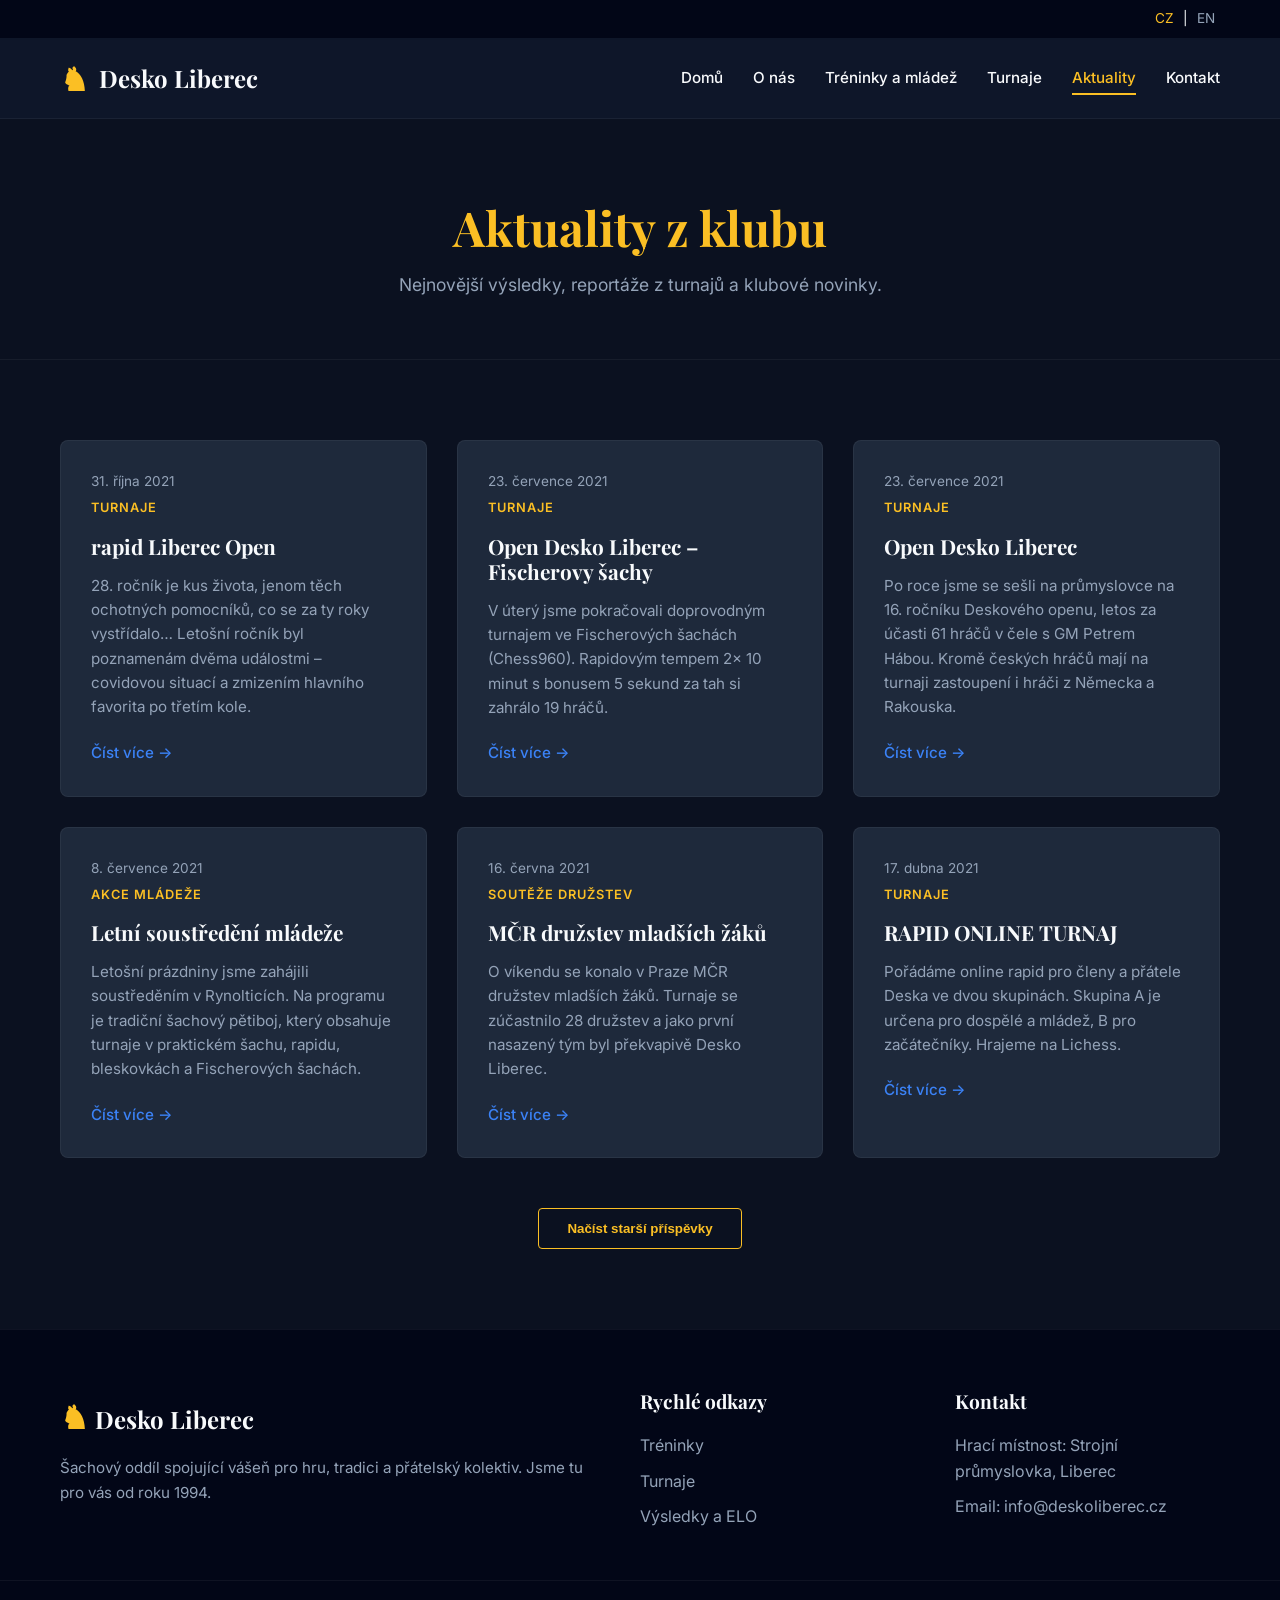
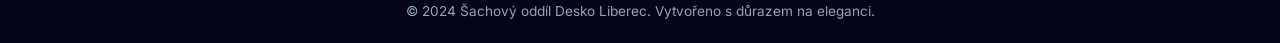
<file: news.html>
<!DOCTYPE html>
<html lang="cs">

<head>
    <meta charset="UTF-8">
    <meta name="viewport" content="width=device-width, initial-scale=1.0">
    <title>Aktuality - Desko Liberec</title>
    <link rel="stylesheet" href="style.css">
    <link rel="preconnect" href="https://fonts.googleapis.com">
    <link rel="preconnect" href="https://fonts.gstatic.com" crossorigin>
    <link
        href="https://fonts.googleapis.com/css2?family=Inter:wght@400;500;600&family=Playfair+Display:wght@600;700&display=swap"
        rel="stylesheet">
</head>

<body>
    <div class="top-bar">
        <div class="container">
            <div class="lang-switch">
                <a href="index.html" class="active">CZ</a> | <a href="index_en.html">EN</a>
            </div>
        </div>
    </div>

    <header class="navbar">
        <div class="container nav-container">
            <a href="index.html" class="logo" style="text-decoration: none;">
                <span class="logo-icon">♞</span>
                <span class="logo-text">Desko Liberec</span>
            </a>
            <nav class="nav-links">
                <a href="index.html">Domů</a>
                <a href="about.html">O nás</a>
                <a href="trainings.html">Tréninky a mládež</a>
                <a href="tournaments.html">Turnaje</a>
                <a href="news.html" class="active">Aktuality</a>
                <a href="contact.html">Kontakt</a>
            </nav>
            <button class="menu-toggle">☰</button>
        </div>
    </header>

    <div class="page-header">
        <div class="container">
            <h1>Aktuality z klubu</h1>
            <p>Nejnovější výsledky, reportáže z turnajů a klubové novinky.</p>
        </div>
    </div>

    <section class="news-section">
        <div class="container">
            <div class="news-grid">

                <article class="news-card">
                    <div class="news-date">31. října 2021</div>
                    <div class="news-category">Turnaje</div>
                    <h3>rapid Liberec Open</h3>
                    <p>28. ročník je kus života, jenom těch ochotných pomocníků, co se za ty roky vystřídalo… Letošní
                        ročník byl poznamenám dvěma událostmi – covidovou situací a zmizením hlavního favorita po třetím
                        kole.</p>
                    <a href="#" class="read-more">Číst více →</a>
                </article>


                <article class="news-card">
                    <div class="news-date">23. července 2021</div>
                    <div class="news-category">Turnaje</div>
                    <h3>Open Desko Liberec – Fischerovy šachy</h3>
                    <p>V úterý jsme pokračovali doprovodným turnajem ve Fischerových šachách (Chess960). Rapidovým
                        tempem 2x 10 minut s bonusem 5 sekund za tah si zahrálo 19 hráčů.</p>
                    <a href="#" class="read-more">Číst více →</a>
                </article>


                <article class="news-card">
                    <div class="news-date">23. července 2021</div>
                    <div class="news-category">Turnaje</div>
                    <h3>Open Desko Liberec</h3>
                    <p>Po roce jsme se sešli na průmyslovce na 16. ročníku Deskového openu, letos za účasti 61 hráčů v
                        čele s GM Petrem Hábou. Kromě českých hráčů mají na turnaji zastoupení i hráči z Německa a
                        Rakouska.</p>
                    <a href="#" class="read-more">Číst více →</a>
                </article>


                <article class="news-card">
                    <div class="news-date">8. července 2021</div>
                    <div class="news-category">Akce mládeže</div>
                    <h3>Letní soustředění mládeže</h3>
                    <p>Letošní prázdniny jsme zahájili soustředěním v Rynolticích. Na programu je tradiční šachový
                        pětiboj, který obsahuje turnaje v praktickém šachu, rapidu, bleskovkách a Fischerových šachách.
                    </p>
                    <a href="#" class="read-more">Číst více →</a>
                </article>


                <article class="news-card">
                    <div class="news-date">16. června 2021</div>
                    <div class="news-category">Soutěže družstev</div>
                    <h3>MČR družstev mladších žáků</h3>
                    <p>O víkendu se konalo v Praze MČR družstev mladších žáků. Turnaje se zúčastnilo 28 družstev a jako
                        první nasazený tým byl překvapivě Desko Liberec.</p>
                    <a href="#" class="read-more">Číst více →</a>
                </article>


                <article class="news-card">
                    <div class="news-date">17. dubna 2021</div>
                    <div class="news-category">Turnaje</div>
                    <h3>RAPID ONLINE TURNAJ</h3>
                    <p>Pořádáme online rapid pro členy a přátele Deska ve dvou skupinách. Skupina A je určena pro
                        dospělé a mládež, B pro začátečníky. Hrajeme na Lichess.</p>
                    <a href="#" class="read-more">Číst více →</a>
                </article>
            </div>

            <div class="center-btn" style="margin-top: 40px;">
                <button class="btn btn-outline">Načíst starší příspěvky</button>
            </div>
        </div>
    </section>

    <footer>
        <div class="container footer-content">
            <div class="footer-info">
                <div class="footer-logo">
                    <span class="logo-icon">♞</span> Desko Liberec
                </div>
                <p>Šachový oddíl spojující vášeň pro hru, tradici a přátelský kolektiv. Jsme tu pro vás od roku 1994.
                </p>
            </div>
            <div class="footer-links">
                <h4>Rychlé odkazy</h4>
                <a href="trainings.html">Tréninky</a>
                <a href="tournaments.html">Turnaje</a>
                <a href="tournaments.html">Výsledky a ELO</a>
            </div>
            <div class="footer-contact">
                <h4>Kontakt</h4>
                <p>Hrací místnost: Strojní průmyslovka, Liberec</p>
                <p>Email: info@deskoliberec.cz</p>
            </div>
        </div>
        <div class="footer-bottom">
            <p>&copy; 2024 Šachový oddíl Desko Liberec. Vytvořeno s důrazem na eleganci.</p>
        </div>
    </footer>
<script src="script.js"></script>
</body>

</html>
</file>
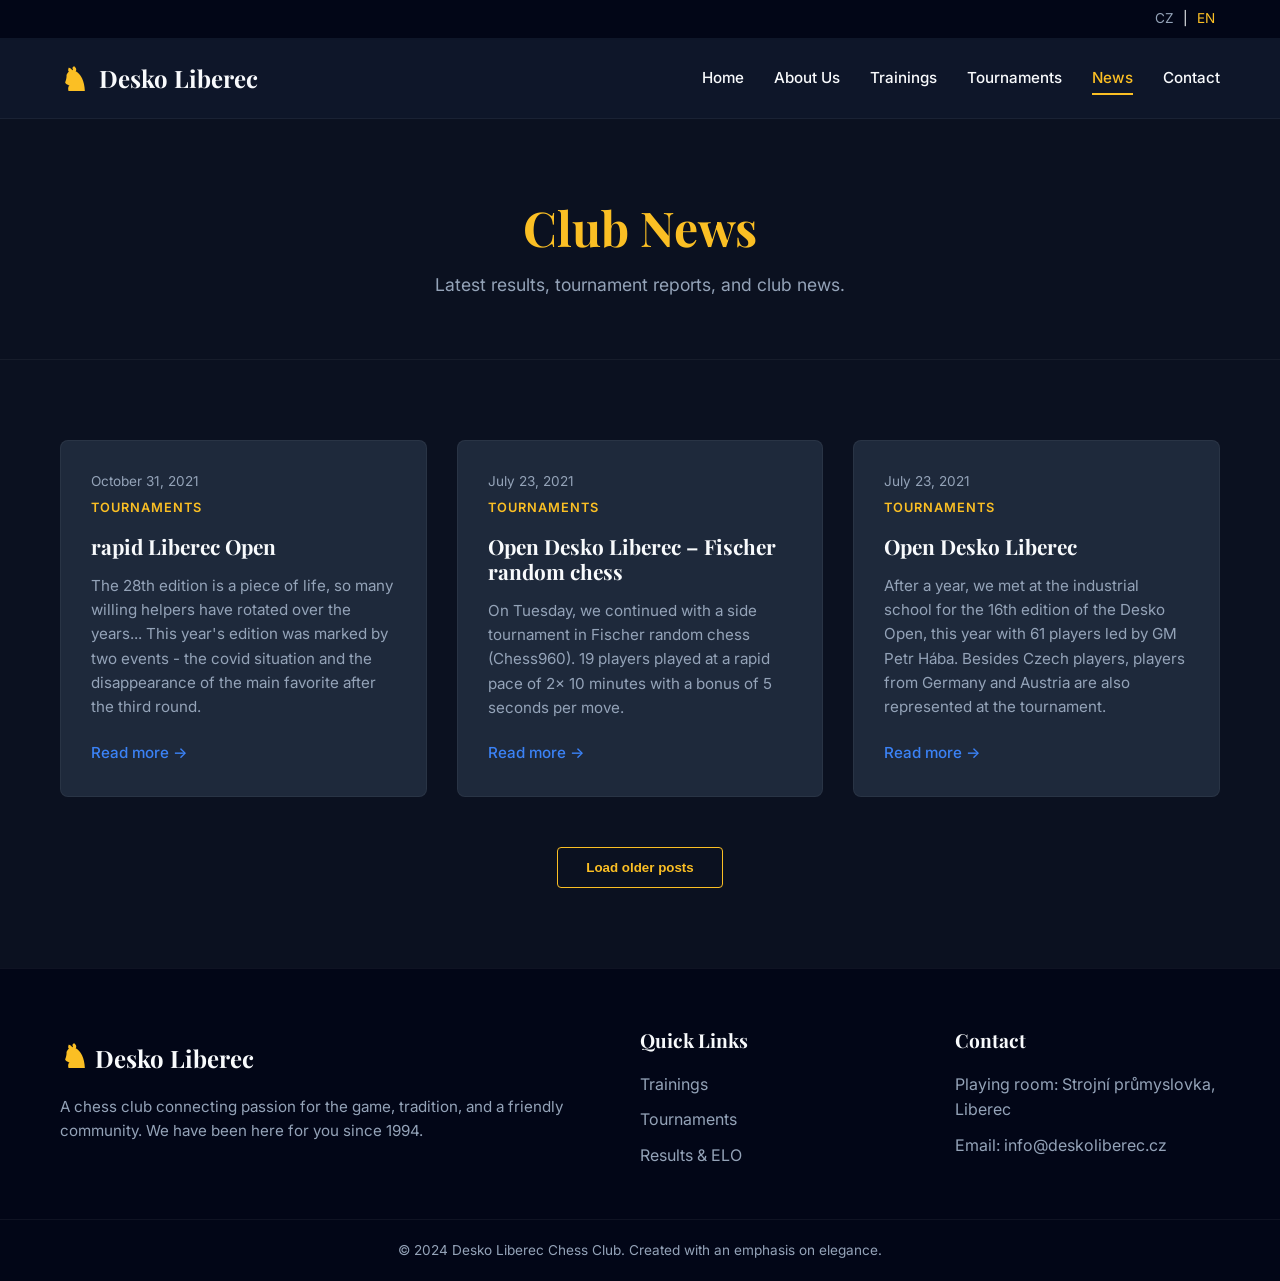
<file: news_en.html>
<!DOCTYPE html>
<html lang="en">

<head>
    <meta charset="UTF-8">
    <meta name="viewport" content="width=device-width, initial-scale=1.0">
    <title>News - Desko Liberec</title>
    <link rel="stylesheet" href="style.css">
    <link rel="preconnect" href="https://fonts.googleapis.com">
    <link rel="preconnect" href="https://fonts.gstatic.com" crossorigin>
    <link
        href="https://fonts.googleapis.com/css2?family=Inter:wght@400;500;600&family=Playfair+Display:wght@600;700&display=swap"
        rel="stylesheet">
</head>

<body>
    <div class="top-bar">
        <div class="container">
            <div class="lang-switch">
                <a href="news.html">CZ</a> | <a href="news_en.html" class="active">EN</a>
            </div>
        </div>
    </div>

    <header class="navbar">
        <div class="container nav-container">
            <a href="index_en.html" class="logo" style="text-decoration: none;">
                <span class="logo-icon">♞</span>
                <span class="logo-text">Desko Liberec</span>
            </a>
            <nav class="nav-links">
                <a href="index_en.html">Home</a>
                <a href="about_en.html">About Us</a>
                <a href="trainings_en.html">Trainings</a>
                <a href="tournaments_en.html">Tournaments</a>
                <a href="news_en.html" class="active">News</a>
                <a href="contact_en.html">Contact</a>
            </nav>
            <button class="menu-toggle">☰</button>
        </div>
    </header>

    <div class="page-header">
        <div class="container">
            <h1>Club News</h1>
            <p>Latest results, tournament reports, and club news.</p>
        </div>
    </div>

    <section class="news-section">
        <div class="container">
            <div class="news-grid">
                <!-- News 1 -->
                <article class="news-card">
                    <div class="news-date">October 31, 2021</div>
                    <div class="news-category">Tournaments</div>
                    <h3>rapid Liberec Open</h3>
                    <p>The 28th edition is a piece of life, so many willing helpers have rotated over the years... This
                        year's edition was marked by two events - the covid situation and the disappearance of the main
                        favorite after the third round.</p>
                    <a href="#" class="read-more">Read more →</a>
                </article>


                <article class="news-card">
                    <div class="news-date">July 23, 2021</div>
                    <div class="news-category">Tournaments</div>
                    <h3>Open Desko Liberec – Fischer random chess</h3>
                    <p>On Tuesday, we continued with a side tournament in Fischer random chess (Chess960). 19 players
                        played at a rapid pace of 2x 10 minutes with a bonus of 5 seconds per move.</p>
                    <a href="#" class="read-more">Read more →</a>
                </article>


                <article class="news-card">
                    <div class="news-date">July 23, 2021</div>
                    <div class="news-category">Tournaments</div>
                    <h3>Open Desko Liberec</h3>
                    <p>After a year, we met at the industrial school for the 16th edition of the Desko Open, this year
                        with 61 players led by GM Petr Hába. Besides Czech players, players from Germany and Austria are
                        also represented at the tournament.</p>
                    <a href="#" class="read-more">Read more →</a>
                </article>
            </div>

            <div class="center-btn" style="margin-top: 40px;">
                <button class="btn btn-outline">Load older posts</button>
            </div>
        </div>
    </section>

    <footer>
        <div class="container footer-content">
            <div class="footer-info">
                <div class="footer-logo">
                    <span class="logo-icon">♞</span> Desko Liberec
                </div>
                <p>A chess club connecting passion for the game, tradition, and a friendly community. We have been here
                    for you since 1994.</p>
            </div>
            <div class="footer-links">
                <h4>Quick Links</h4>
                <a href="trainings_en.html">Trainings</a>
                <a href="tournaments_en.html">Tournaments</a>
                <a href="tournaments_en.html">Results & ELO</a>
            </div>
            <div class="footer-contact">
                <h4>Contact</h4>
                <p>Playing room: Strojní průmyslovka, Liberec</p>
                <p>Email: info@deskoliberec.cz</p>
            </div>
        </div>
        <div class="footer-bottom">
            <p>&copy; 2024 Desko Liberec Chess Club. Created with an emphasis on elegance.</p>
        </div>
    </footer>
<script src="script.js"></script>
</body>

</html>
</file>
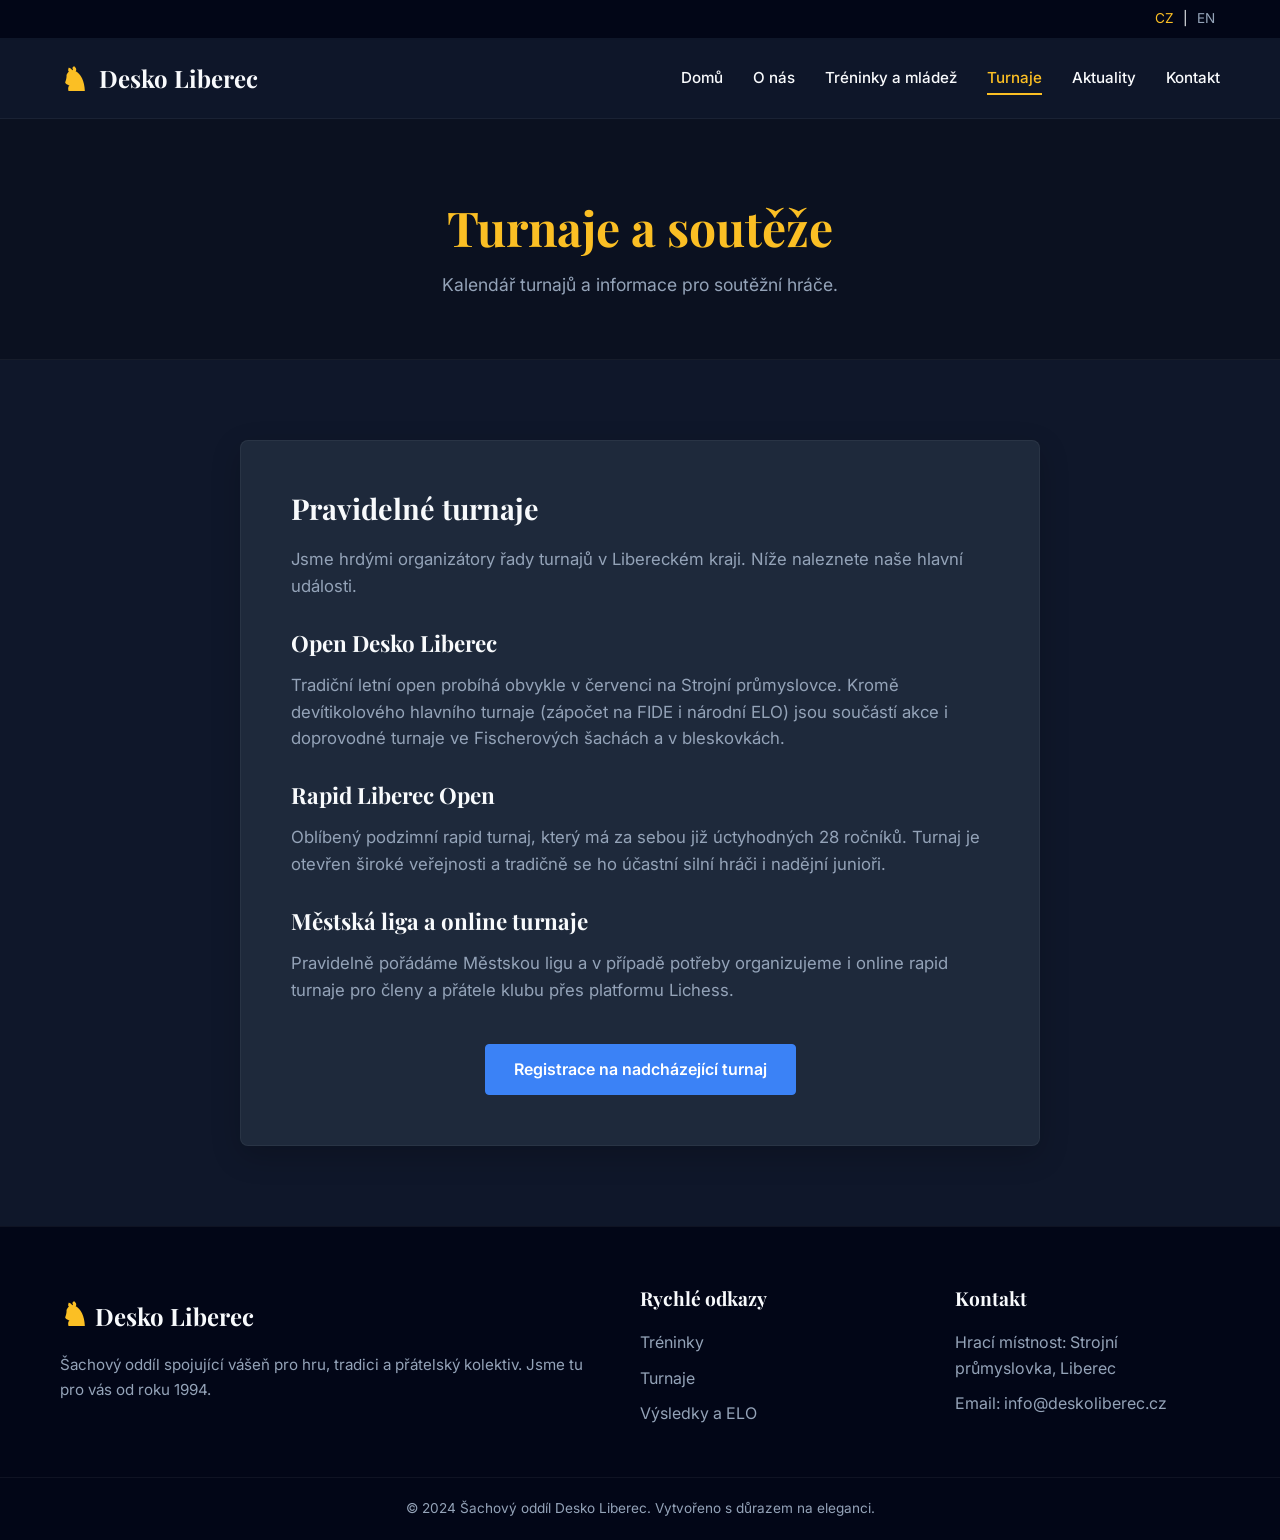
<file: tournaments.html>
<!DOCTYPE html>
<html lang="cs">
<head>
    <meta charset="UTF-8">
    <meta name="viewport" content="width=device-width, initial-scale=1.0">
    <title>Turnaje - Desko Liberec</title>
    <link rel="stylesheet" href="style.css">
    <link rel="preconnect" href="https://fonts.googleapis.com">
    <link rel="preconnect" href="https://fonts.gstatic.com" crossorigin>
    <link href="https://fonts.googleapis.com/css2?family=Inter:wght@400;500;600&family=Playfair+Display:wght@600;700&display=swap" rel="stylesheet">
</head>
<body>
    <div class="top-bar">
        <div class="container">
            <div class="lang-switch">
                <a href="index.html" class="active">CZ</a> | <a href="index_en.html">EN</a>
            </div>
        </div>
    </div>

    <header class="navbar">
        <div class="container nav-container">
            <a href="index.html" class="logo" style="text-decoration: none;">
                <span class="logo-icon">♞</span>
                <span class="logo-text">Desko Liberec</span>
            </a>
            <nav class="nav-links">
                <a href="index.html">Domů</a>
                <a href="about.html">O nás</a>
                <a href="trainings.html">Tréninky a mládež</a>
                <a href="tournaments.html" class="active">Turnaje</a>
                <a href="news.html">Aktuality</a>
                <a href="contact.html">Kontakt</a>
            </nav>
            <button class="menu-toggle">☰</button>
        </div>
    </header>

    <div class="page-header">
        <div class="container">
            <h1>Turnaje a soutěže</h1>
            <p>Kalendář turnajů a informace pro soutěžní hráče.</p>
        </div>
    </div>

    <section class="page-content container">
        <div class="content-block">
            <h2>Pravidelné turnaje</h2>
            <p>Jsme hrdými organizátory řady turnajů v Libereckém kraji. Níže naleznete naše hlavní události.</p>
            
            <h3>Open Desko Liberec</h3>
            <p>Tradiční letní open probíhá obvykle v červenci na Strojní průmyslovce. Kromě devítikolového hlavního turnaje (zápočet na FIDE i národní ELO) jsou součástí akce i doprovodné turnaje ve Fischerových šachách a v bleskovkách.</p>

            <h3>Rapid Liberec Open</h3>
            <p>Oblíbený podzimní rapid turnaj, který má za sebou již úctyhodných 28 ročníků. Turnaj je otevřen široké veřejnosti a tradičně se ho účastní silní hráči i nadějní junioři.</p>

            <h3>Městská liga a online turnaje</h3>
            <p>Pravidelně pořádáme Městskou ligu a v případě potřeby organizujeme i online rapid turnaje pro členy a přátele klubu přes platformu Lichess.</p>
            
            <div style="margin-top: 40px; text-align: center;">
                <a href="https://open.deskoliberec.cz/" target="_blank" class="btn btn-primary">Registrace na nadcházející turnaj</a>
            </div>
        </div>
    </section>

    <footer>
        <div class="container footer-content">
            <div class="footer-info">
                <div class="footer-logo">
                    <span class="logo-icon">♞</span> Desko Liberec
                </div>
                <p>Šachový oddíl spojující vášeň pro hru, tradici a přátelský kolektiv. Jsme tu pro vás od roku 1994.</p>
            </div>
            <div class="footer-links">
                <h4>Rychlé odkazy</h4>
                <a href="trainings.html">Tréninky</a>
                <a href="tournaments.html">Turnaje</a>
                <a href="tournaments.html">Výsledky a ELO</a>
            </div>
            <div class="footer-contact">
                <h4>Kontakt</h4>
                <p>Hrací místnost: Strojní průmyslovka, Liberec</p>
                <p>Email: info@deskoliberec.cz</p>
            </div>
        </div>
        <div class="footer-bottom">
            <p>&copy; 2024 Šachový oddíl Desko Liberec. Vytvořeno s důrazem na eleganci.</p>
        </div>
    </footer>
<script src="script.js"></script>
</body>
</html>
</file>
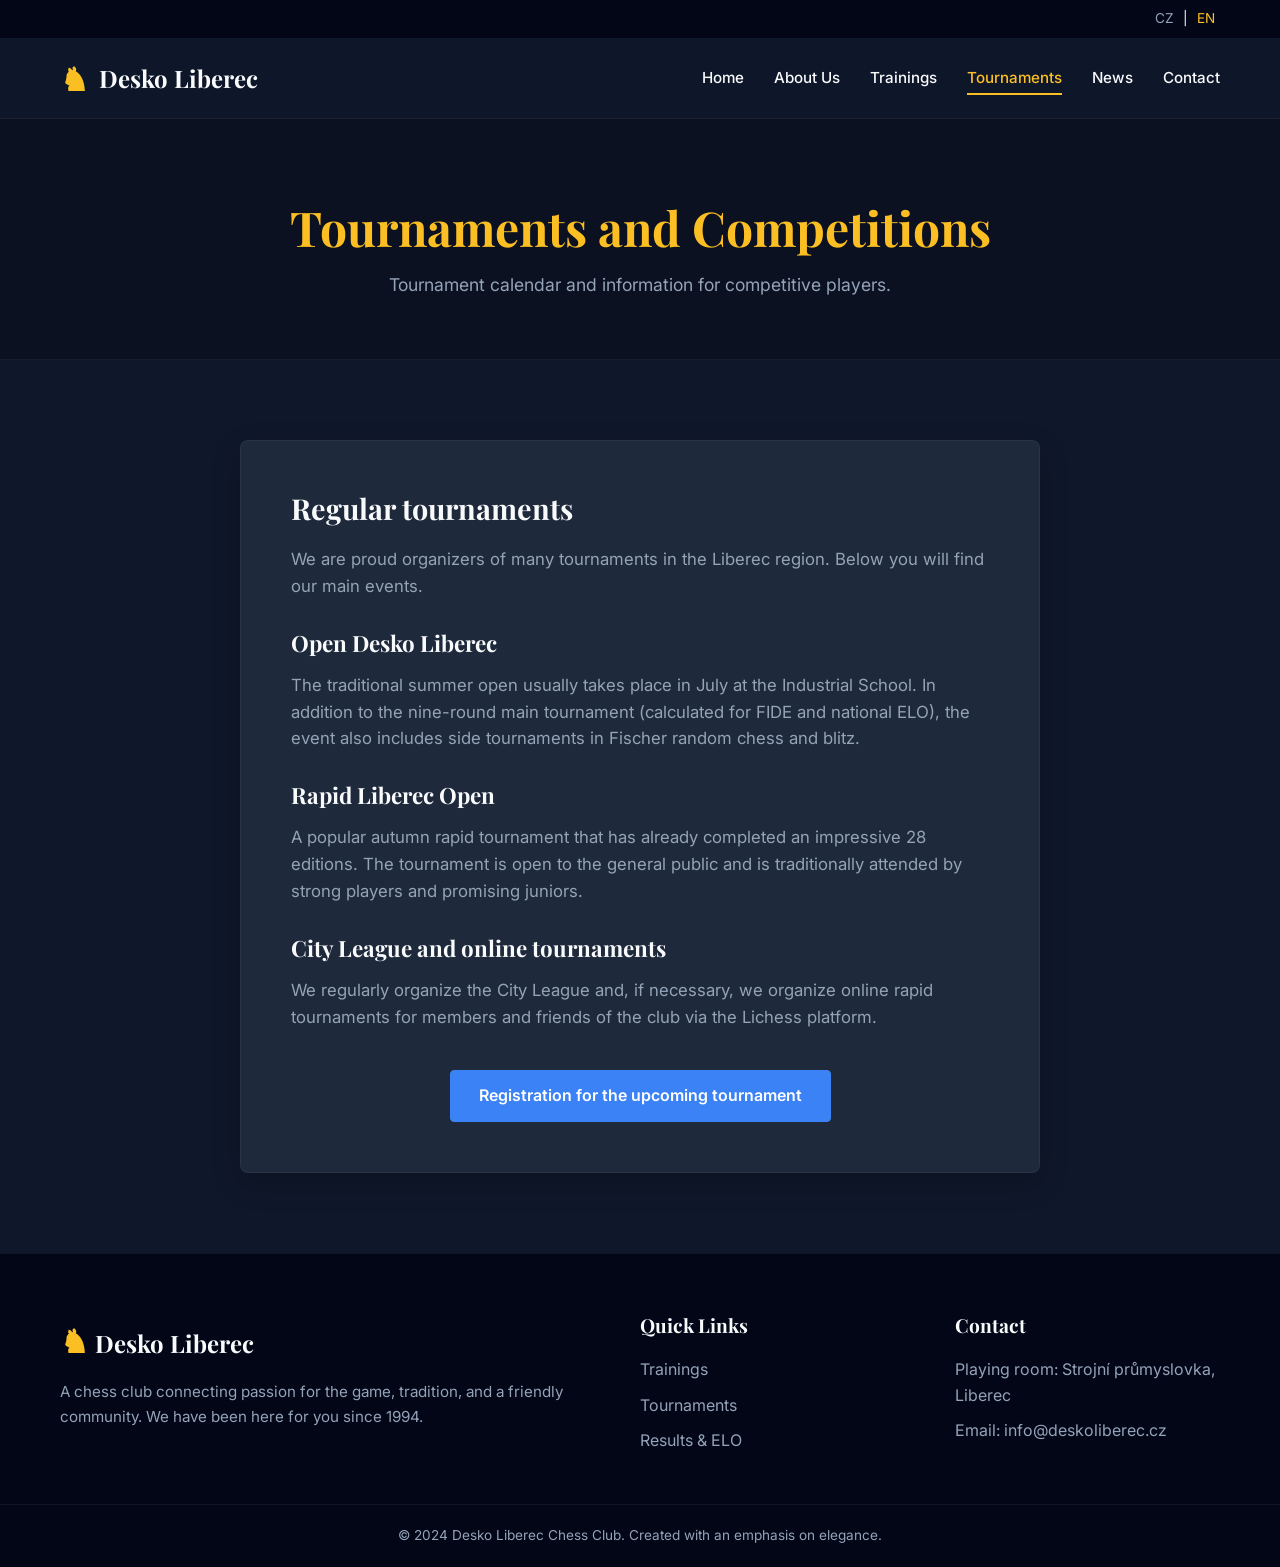
<file: tournaments_en.html>
<!DOCTYPE html>
<html lang="en">
<head>
    <meta charset="UTF-8">
    <meta name="viewport" content="width=device-width, initial-scale=1.0">
    <title>Tournaments - Desko Liberec</title>
    <link rel="stylesheet" href="style.css">
    <link rel="preconnect" href="https://fonts.googleapis.com">
    <link rel="preconnect" href="https://fonts.gstatic.com" crossorigin>
    <link href="https://fonts.googleapis.com/css2?family=Inter:wght@400;500;600&family=Playfair+Display:wght@600;700&display=swap" rel="stylesheet">
</head>
<body>
    <div class="top-bar">
        <div class="container">
            <div class="lang-switch">
                <a href="tournaments.html">CZ</a> | <a href="tournaments_en.html" class="active">EN</a>
            </div>
        </div>
    </div>

    <header class="navbar">
        <div class="container nav-container">
            <a href="index_en.html" class="logo" style="text-decoration: none;">
                <span class="logo-icon">♞</span>
                <span class="logo-text">Desko Liberec</span>
            </a>
            <nav class="nav-links">
                <a href="index_en.html">Home</a>
                <a href="about_en.html">About Us</a>
                <a href="trainings_en.html">Trainings</a>
                <a href="tournaments_en.html" class="active">Tournaments</a>
                <a href="news_en.html">News</a>
                <a href="contact_en.html">Contact</a>
            </nav>
            <button class="menu-toggle">☰</button>
        </div>
    </header>

    <div class="page-header">
        <div class="container">
            <h1>Tournaments and Competitions</h1>
            <p>Tournament calendar and information for competitive players.</p>
        </div>
    </div>

    <section class="page-content container">
        <div class="content-block">
            <h2>Regular tournaments</h2>
            <p>We are proud organizers of many tournaments in the Liberec region. Below you will find our main events.</p>
            
            <h3>Open Desko Liberec</h3>
            <p>The traditional summer open usually takes place in July at the Industrial School. In addition to the nine-round main tournament (calculated for FIDE and national ELO), the event also includes side tournaments in Fischer random chess and blitz.</p>

            <h3>Rapid Liberec Open</h3>
            <p>A popular autumn rapid tournament that has already completed an impressive 28 editions. The tournament is open to the general public and is traditionally attended by strong players and promising juniors.</p>

            <h3>City League and online tournaments</h3>
            <p>We regularly organize the City League and, if necessary, we organize online rapid tournaments for members and friends of the club via the Lichess platform.</p>
            
            <div style="margin-top: 40px; text-align: center;">
                <a href="https://open.deskoliberec.cz/" target="_blank" class="btn btn-primary">Registration for the upcoming tournament</a>
            </div>
        </div>
    </section>

    <footer>
        <div class="container footer-content">
            <div class="footer-info">
                <div class="footer-logo">
                    <span class="logo-icon">♞</span> Desko Liberec
                </div>
                <p>A chess club connecting passion for the game, tradition, and a friendly community. We have been here for you since 1994.</p>
            </div>
            <div class="footer-links">
                <h4>Quick Links</h4>
                <a href="trainings_en.html">Trainings</a>
                <a href="tournaments_en.html">Tournaments</a>
                <a href="tournaments_en.html">Results & ELO</a>
            </div>
            <div class="footer-contact">
                <h4>Contact</h4>
                <p>Playing room: Strojní průmyslovka, Liberec</p>
                <p>Email: info@deskoliberec.cz</p>
            </div>
        </div>
        <div class="footer-bottom">
            <p>&copy; 2024 Desko Liberec Chess Club. Created with an emphasis on elegance.</p>
        </div>
    </footer>
<script src="script.js"></script>
</body>
</html>
</file>
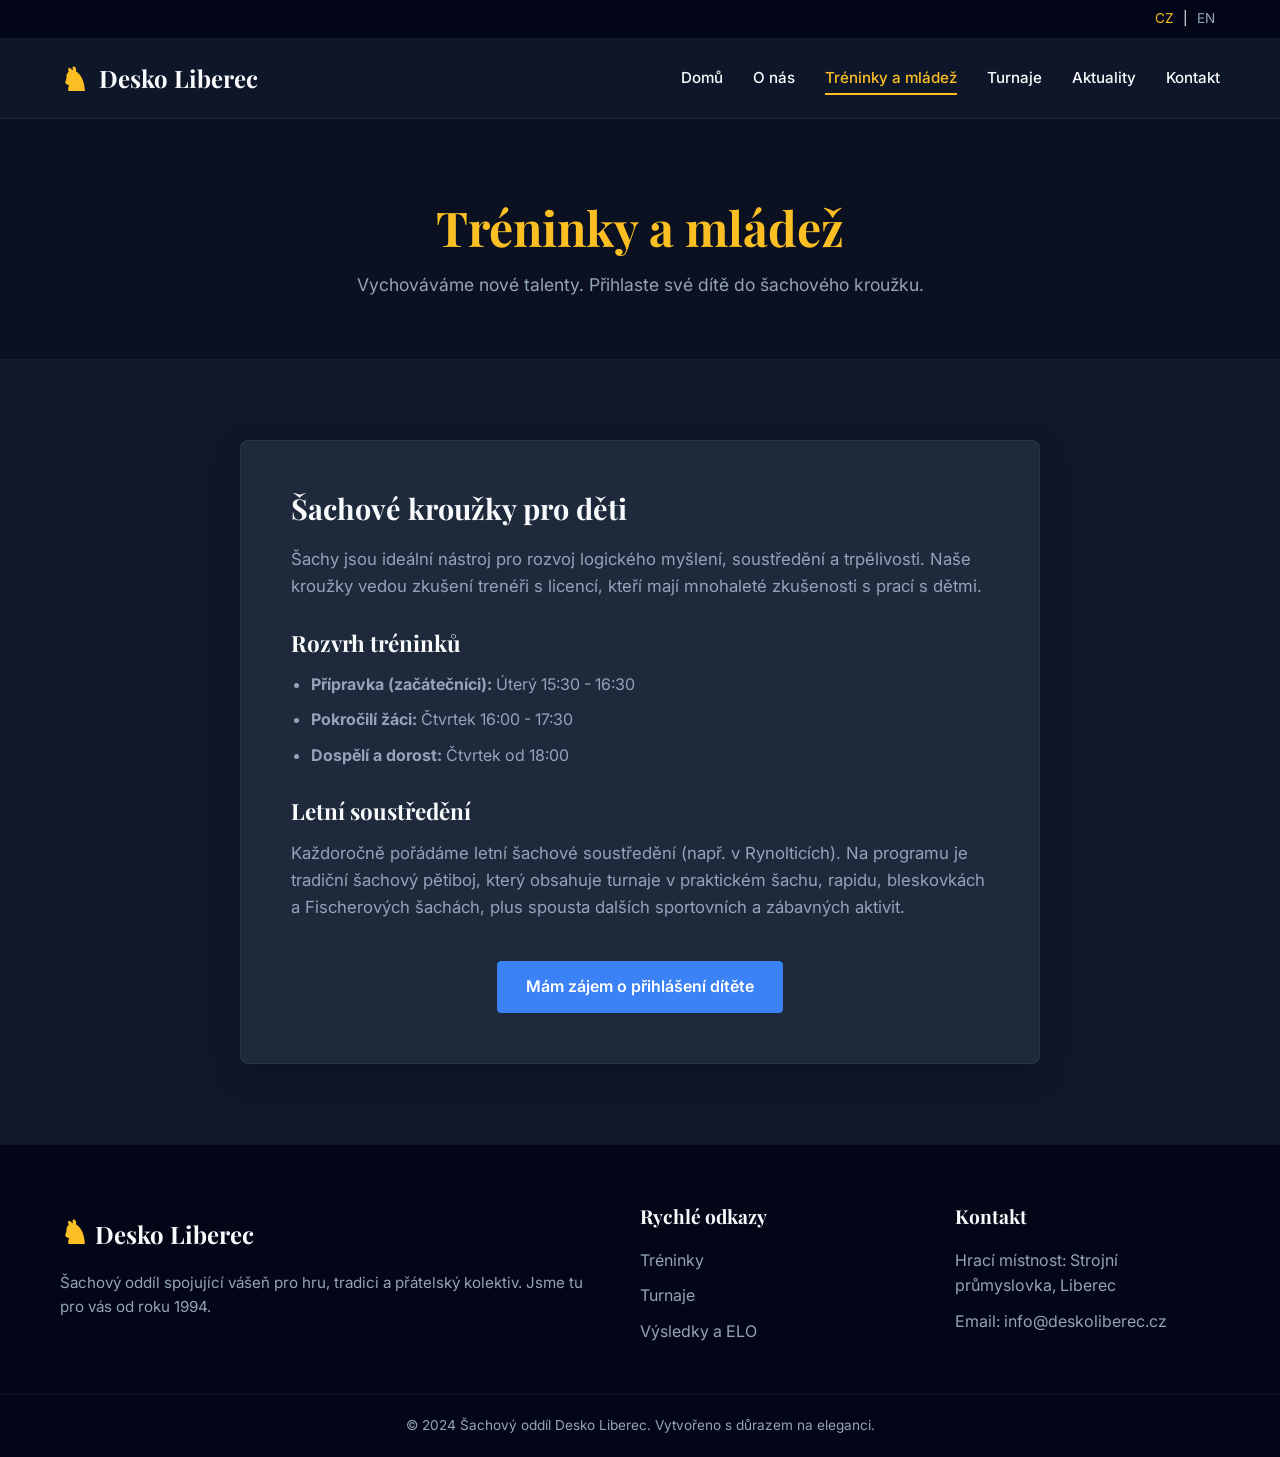
<file: trainings.html>
<!DOCTYPE html>
<html lang="cs">
<head>
    <meta charset="UTF-8">
    <meta name="viewport" content="width=device-width, initial-scale=1.0">
    <title>Tréninky a mládež - Desko Liberec</title>
    <link rel="stylesheet" href="style.css">
    <link rel="preconnect" href="https://fonts.googleapis.com">
    <link rel="preconnect" href="https://fonts.gstatic.com" crossorigin>
    <link href="https://fonts.googleapis.com/css2?family=Inter:wght@400;500;600&family=Playfair+Display:wght@600;700&display=swap" rel="stylesheet">
</head>
<body>
    <div class="top-bar">
        <div class="container">
            <div class="lang-switch">
                <a href="index.html" class="active">CZ</a> | <a href="index_en.html">EN</a>
            </div>
        </div>
    </div>

    <header class="navbar">
        <div class="container nav-container">
            <a href="index.html" class="logo" style="text-decoration: none;">
                <span class="logo-icon">♞</span>
                <span class="logo-text">Desko Liberec</span>
            </a>
            <nav class="nav-links">
                <a href="index.html">Domů</a>
                <a href="about.html">O nás</a>
                <a href="trainings.html" class="active">Tréninky a mládež</a>
                <a href="tournaments.html">Turnaje</a>
                <a href="news.html">Aktuality</a>
                <a href="contact.html">Kontakt</a>
            </nav>
            <button class="menu-toggle">☰</button>
        </div>
    </header>

    <div class="page-header">
        <div class="container">
            <h1>Tréninky a mládež</h1>
            <p>Vychováváme nové talenty. Přihlaste své dítě do šachového kroužku.</p>
        </div>
    </div>

    <section class="page-content container">
        <div class="content-block">
            <h2>Šachové kroužky pro děti</h2>
            <p>Šachy jsou ideální nástroj pro rozvoj logického myšlení, soustředění a trpělivosti. Naše kroužky vedou zkušení trenéři s licencí, kteří mají mnohaleté zkušenosti s prací s dětmi.</p>
            
            <h3>Rozvrh tréninků</h3>
            <ul>
                <li><strong>Přípravka (začátečníci):</strong> Úterý 15:30 - 16:30</li>
                <li><strong>Pokročilí žáci:</strong> Čtvrtek 16:00 - 17:30</li>
                <li><strong>Dospělí a dorost:</strong> Čtvrtek od 18:00</li>
            </ul>

            <h3>Letní soustředění</h3>
            <p>Každoročně pořádáme letní šachové soustředění (např. v Rynolticích). Na programu je tradiční šachový pětiboj, který obsahuje turnaje v praktickém šachu, rapidu, bleskovkách a Fischerových šachách, plus spousta dalších sportovních a zábavných aktivit.</p>

            <div style="margin-top: 40px; text-align: center;">
                <a href="contact.html" class="btn btn-primary">Mám zájem o přihlášení dítěte</a>
            </div>
        </div>
    </section>

    <footer>
        <div class="container footer-content">
            <div class="footer-info">
                <div class="footer-logo">
                    <span class="logo-icon">♞</span> Desko Liberec
                </div>
                <p>Šachový oddíl spojující vášeň pro hru, tradici a přátelský kolektiv. Jsme tu pro vás od roku 1994.</p>
            </div>
            <div class="footer-links">
                <h4>Rychlé odkazy</h4>
                <a href="trainings.html">Tréninky</a>
                <a href="tournaments.html">Turnaje</a>
                <a href="tournaments.html">Výsledky a ELO</a>
            </div>
            <div class="footer-contact">
                <h4>Kontakt</h4>
                <p>Hrací místnost: Strojní průmyslovka, Liberec</p>
                <p>Email: info@deskoliberec.cz</p>
            </div>
        </div>
        <div class="footer-bottom">
            <p>&copy; 2024 Šachový oddíl Desko Liberec. Vytvořeno s důrazem na eleganci.</p>
        </div>
    </footer>
<script src="script.js"></script>
</body>
</html>
</file>
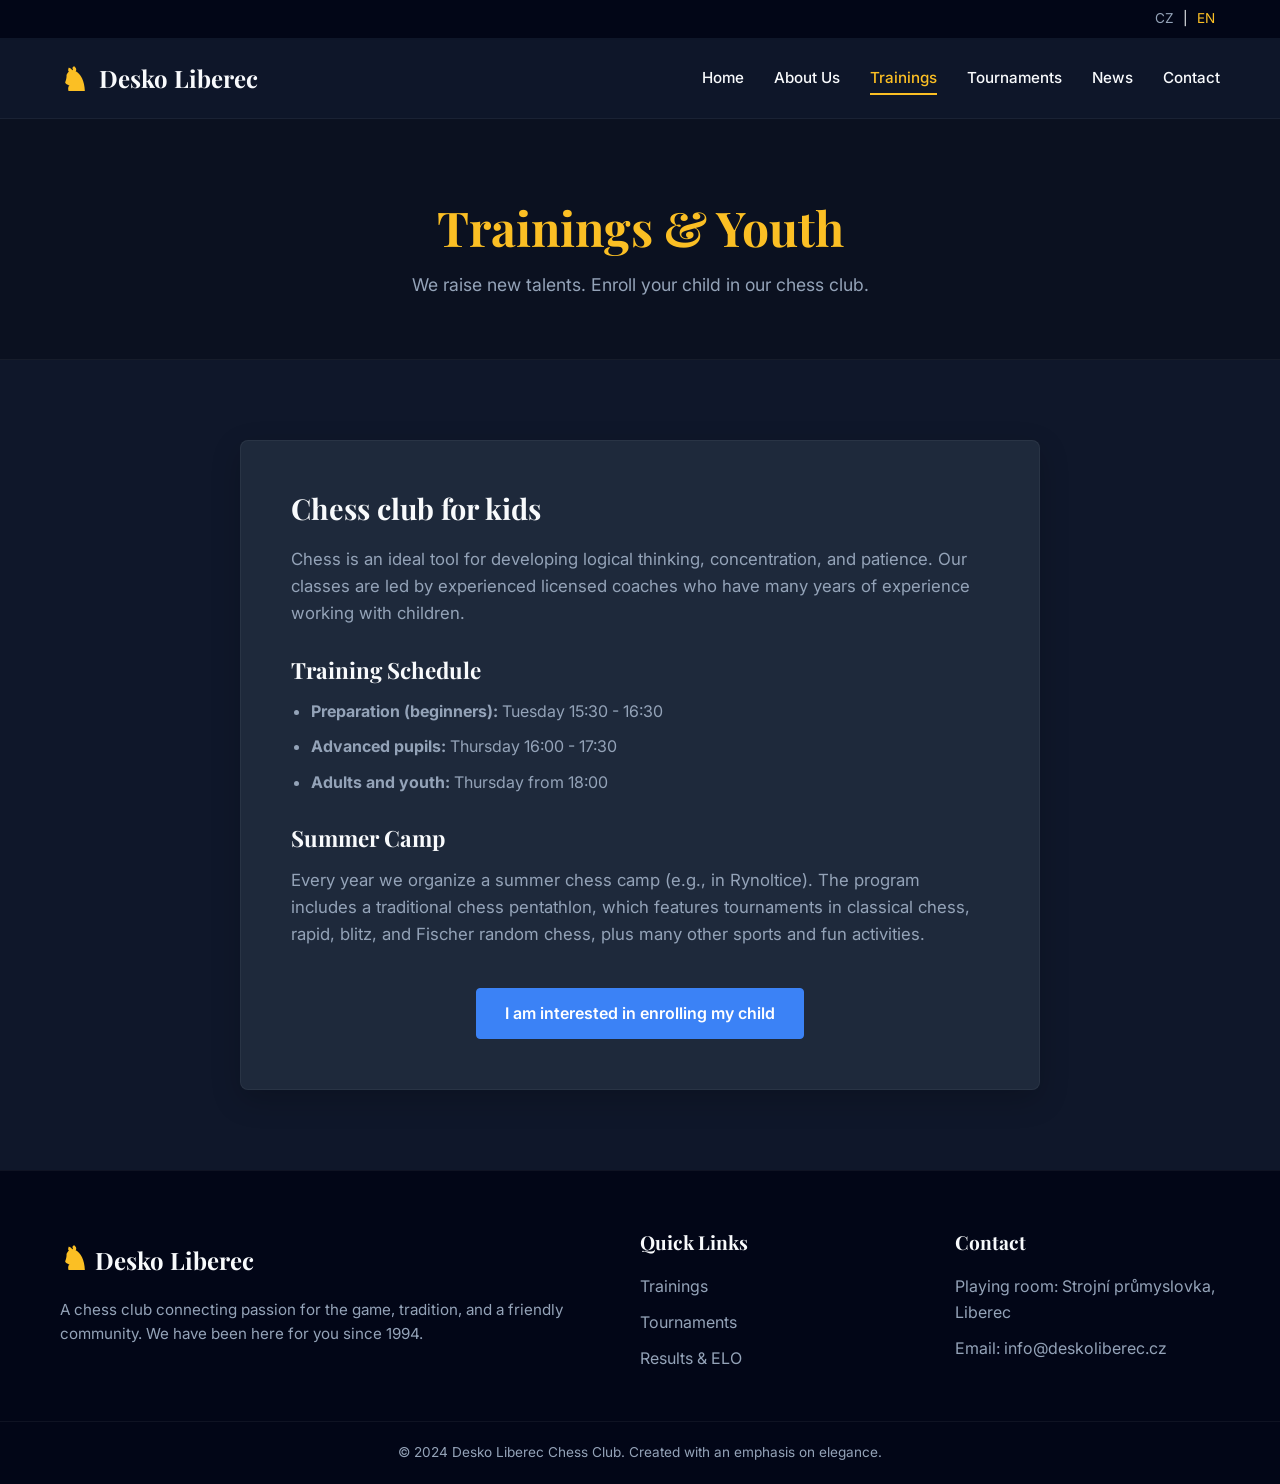
<file: trainings_en.html>
<!DOCTYPE html>
<html lang="en">
<head>
    <meta charset="UTF-8">
    <meta name="viewport" content="width=device-width, initial-scale=1.0">
    <title>Trainings & Youth - Desko Liberec</title>
    <link rel="stylesheet" href="style.css">
    <link rel="preconnect" href="https://fonts.googleapis.com">
    <link rel="preconnect" href="https://fonts.gstatic.com" crossorigin>
    <link href="https://fonts.googleapis.com/css2?family=Inter:wght@400;500;600&family=Playfair+Display:wght@600;700&display=swap" rel="stylesheet">
</head>
<body>
    <div class="top-bar">
        <div class="container">
            <div class="lang-switch">
                <a href="trainings.html">CZ</a> | <a href="trainings_en.html" class="active">EN</a>
            </div>
        </div>
    </div>

    <header class="navbar">
        <div class="container nav-container">
            <a href="index_en.html" class="logo" style="text-decoration: none;">
                <span class="logo-icon">♞</span>
                <span class="logo-text">Desko Liberec</span>
            </a>
            <nav class="nav-links">
                <a href="index_en.html">Home</a>
                <a href="about_en.html">About Us</a>
                <a href="trainings_en.html" class="active">Trainings</a>
                <a href="tournaments_en.html">Tournaments</a>
                <a href="news_en.html">News</a>
                <a href="contact_en.html">Contact</a>
            </nav>
            <button class="menu-toggle">☰</button>
        </div>
    </header>

    <div class="page-header">
        <div class="container">
            <h1>Trainings & Youth</h1>
            <p>We raise new talents. Enroll your child in our chess club.</p>
        </div>
    </div>

    <section class="page-content container">
        <div class="content-block">
            <h2>Chess club for kids</h2>
            <p>Chess is an ideal tool for developing logical thinking, concentration, and patience. Our classes are led by experienced licensed coaches who have many years of experience working with children.</p>
            
            <h3>Training Schedule</h3>
            <ul>
                <li><strong>Preparation (beginners):</strong> Tuesday 15:30 - 16:30</li>
                <li><strong>Advanced pupils:</strong> Thursday 16:00 - 17:30</li>
                <li><strong>Adults and youth:</strong> Thursday from 18:00</li>
            </ul>

            <h3>Summer Camp</h3>
            <p>Every year we organize a summer chess camp (e.g., in Rynoltice). The program includes a traditional chess pentathlon, which features tournaments in classical chess, rapid, blitz, and Fischer random chess, plus many other sports and fun activities.</p>

            <div style="margin-top: 40px; text-align: center;">
                <a href="contact_en.html" class="btn btn-primary">I am interested in enrolling my child</a>
            </div>
        </div>
    </section>

    <footer>
        <div class="container footer-content">
            <div class="footer-info">
                <div class="footer-logo">
                    <span class="logo-icon">♞</span> Desko Liberec
                </div>
                <p>A chess club connecting passion for the game, tradition, and a friendly community. We have been here for you since 1994.</p>
            </div>
            <div class="footer-links">
                <h4>Quick Links</h4>
                <a href="trainings_en.html">Trainings</a>
                <a href="tournaments_en.html">Tournaments</a>
                <a href="tournaments_en.html">Results & ELO</a>
            </div>
            <div class="footer-contact">
                <h4>Contact</h4>
                <p>Playing room: Strojní průmyslovka, Liberec</p>
                <p>Email: info@deskoliberec.cz</p>
            </div>
        </div>
        <div class="footer-bottom">
            <p>&copy; 2024 Desko Liberec Chess Club. Created with an emphasis on elegance.</p>
        </div>
    </footer>
<script src="script.js"></script>
</body>
</html>
</file>
<file: style.css>
:root {

    --color-primary-dark: #0f172a;
    --color-primary: #1e293b;
    --color-accent: #3b82f6;
    --color-accent-hover: #2563eb;
    --color-gold: #fbbf24;

    --color-text: #f8fafc;
    --color-text-muted: #94a3b8;


    --font-heading: 'Playfair Display', serif;
    --font-text: 'Inter', sans-serif;


    --container-width: 1200px;
    --transition-fast: 0.2s ease;
}


* {
    margin: 0;
    padding: 0;
    box-sizing: border-box;
}

body {
    font-family: var(--font-text);
    color: var(--color-text);
    background-color: var(--color-primary-dark);
    line-height: 1.6;
    overflow-x: hidden;
}

h1,
h2,
h3,
h4 {
    font-family: var(--font-heading);
    font-weight: 700;
    line-height: 1.2;
}

a {
    color: var(--color-text);
    text-decoration: none;
    transition: color var(--transition-fast);
}

.container {
    max-width: var(--container-width);
    margin: 0 auto;
    padding: 0 20px;
}


.top-bar {
    background-color: #020617;
    padding: 8px 0;
    font-size: 0.85rem;
    text-align: right;
}

.lang-switch a {
    color: var(--color-text-muted);
    padding: 0 5px;
}

.lang-switch a.active,
.lang-switch a:hover {
    color: var(--color-gold);
}

.navbar {
    background-color: rgba(15, 23, 42, 0.95);
    backdrop-filter: blur(10px);
    position: sticky;
    top: 0;
    z-index: 1000;
    border-bottom: 1px solid rgba(255, 255, 255, 0.05);
}

.nav-container {
    display: flex;
    justify-content: space-between;
    align-items: center;
    height: 80px;
}

.logo {
    display: flex;
    align-items: center;
    gap: 10px;
    font-family: var(--font-heading);
    font-size: 1.5rem;
    font-weight: 700;
    color: var(--color-text);
}

.logo-icon {
    font-size: 2rem;
    color: var(--color-gold);
}

.nav-links {
    display: flex;
    gap: 30px;
}

.nav-links a {
    font-size: 0.95rem;
    font-weight: 500;
    position: relative;
}

.nav-links a:hover,
.nav-links a.active {
    color: var(--color-gold);
}

.nav-links a.active::after {
    content: '';
    position: absolute;
    bottom: -5px;
    left: 0;
    width: 100%;
    height: 2px;
    background-color: var(--color-gold);
}

.menu-toggle {
    display: none;
    background: none;
    border: none;
    color: var(--color-text);
    font-size: 1.5rem;
    cursor: pointer;
}


.btn {
    display: inline-block;
    padding: 12px 28px;
    border-radius: 4px;
    font-weight: 600;
    text-align: center;
    transition: all var(--transition-fast);
    cursor: pointer;
}

.btn-primary {
    background-color: var(--color-accent);
    color: white;
    border: 1px solid var(--color-accent);
}

.btn-primary:hover {
    background-color: var(--color-accent-hover);
    border-color: var(--color-accent-hover);
    transform: translateY(-2px);
    box-shadow: 0 4px 12px rgba(59, 130, 246, 0.3);
}

.btn-secondary {
    background-color: transparent;
    color: var(--color-text);
    border: 1px solid rgba(255, 255, 255, 0.3);
}

.btn-secondary:hover {
    border-color: var(--color-text);
    background-color: rgba(255, 255, 255, 0.05);
    transform: translateY(-2px);
}

.btn-outline {
    background-color: transparent;
    color: var(--color-gold);
    border: 1px solid var(--color-gold);
}

.btn-outline:hover {
    background-color: var(--color-gold);
    color: var(--color-primary-dark);
}


.hero {
    position: relative;
    height: 80vh;
    min-height: 600px;
    display: flex;
    align-items: center;
    background-image: url('file:///C:/Users/jakub.pierowski.024/.gemini/antigravity/brain/4b9f4a6f-8b47-48c3-bb23-433d7f617bf0/desko_hero_bg_1777542638842.png');
    /* Cesta k vygenerovanému obrázku */
    background-size: cover;
    background-position: center;
}

.hero-overlay {
    position: absolute;
    top: 0;
    left: 0;
    width: 100%;
    height: 100%;
    background: linear-gradient(90deg, rgba(15, 23, 42, 0.95) 0%, rgba(15, 23, 42, 0.7) 50%, rgba(15, 23, 42, 0.2) 100%);
}

.hero-content {
    position: relative;
    z-index: 10;
    max-width: 700px;
}

.hero h1 {
    font-size: 4rem;
    margin-bottom: 20px;
    color: var(--color-text);
    text-shadow: 0 2px 10px rgba(0, 0, 0, 0.5);
}

.hero p {
    font-size: 1.2rem;
    color: var(--color-text-muted);
    margin-bottom: 40px;
    max-width: 600px;
}

.hero-buttons {
    display: flex;
    gap: 20px;
}


.about-section {
    padding: 100px 0;
    background-color: var(--color-primary-dark);
}

.about-grid {
    display: grid;
    grid-template-columns: repeat(3, 1fr);
    gap: 40px;
    margin-top: -150px;
    position: relative;
    z-index: 20;
}

.about-card {
    background-color: var(--color-primary);
    padding: 40px 30px;
    border-radius: 8px;
    border: 1px solid rgba(255, 255, 255, 0.05);
    box-shadow: 0 10px 30px rgba(0, 0, 0, 0.3);
    transition: transform var(--transition-fast), box-shadow var(--transition-fast);
}

.about-card:hover {
    transform: translateY(-10px);
    box-shadow: 0 20px 40px rgba(0, 0, 0, 0.4);
    border-color: rgba(255, 255, 255, 0.1);
}

.card-icon {
    font-size: 3rem;
    color: var(--color-gold);
    margin-bottom: 20px;
}

.about-card h3 {
    font-size: 1.4rem;
    margin-bottom: 15px;
    color: var(--color-text);
}

.about-card p {
    color: var(--color-text-muted);
    font-size: 0.95rem;
}


.news-section {
    padding: 80px 0;
    background-color: #0b1120;
}

.section-title {
    font-size: 2.5rem;
    text-align: center;
    margin-bottom: 60px;
    position: relative;
}

.section-title::after {
    content: '';
    display: block;
    width: 60px;
    height: 3px;
    background-color: var(--color-gold);
    margin: 15px auto 0;
}

.news-grid {
    display: grid;
    grid-template-columns: repeat(3, 1fr);
    gap: 30px;
    margin-bottom: 50px;
}

.news-card {
    background-color: var(--color-primary);
    border-radius: 8px;
    padding: 30px;
    border: 1px solid rgba(255, 255, 255, 0.05);
    transition: transform var(--transition-fast);
}

.news-card:hover {
    transform: translateY(-5px);
    border-color: rgba(255, 255, 255, 0.1);
}

.news-date {
    font-size: 0.85rem;
    color: var(--color-text-muted);
    margin-bottom: 5px;
}

.news-category {
    font-size: 0.8rem;
    text-transform: uppercase;
    letter-spacing: 1px;
    color: var(--color-gold);
    margin-bottom: 15px;
    font-weight: 600;
}

.news-card h3 {
    font-size: 1.3rem;
    margin-bottom: 15px;
}

.news-card p {
    color: var(--color-text-muted);
    font-size: 0.95rem;
    margin-bottom: 20px;
}

.read-more {
    color: var(--color-accent);
    font-weight: 500;
    font-size: 0.95rem;
}

.read-more:hover {
    color: var(--color-accent-hover);
    text-decoration: underline;
}

.center-btn {
    text-align: center;
}


footer {
    background-color: #020617;
    padding: 60px 0 20px;
    border-top: 1px solid rgba(255, 255, 255, 0.05);
}

.footer-content {
    display: grid;
    grid-template-columns: 2fr 1fr 1fr;
    gap: 50px;
    margin-bottom: 40px;
}

.footer-logo {
    font-family: var(--font-heading);
    font-size: 1.5rem;
    font-weight: 700;
    margin-bottom: 15px;
}

.footer-info p {
    color: var(--color-text-muted);
    font-size: 0.95rem;
}

.footer-links h4,
.footer-contact h4 {
    font-family: var(--font-heading);
    font-size: 1.2rem;
    margin-bottom: 20px;
}

.footer-links a {
    display: block;
    color: var(--color-text-muted);
    margin-bottom: 10px;
}

.footer-links a:hover {
    color: var(--color-gold);
}

.footer-contact p {
    color: var(--color-text-muted);
    margin-bottom: 10px;
}

.footer-bottom {
    text-align: center;
    padding-top: 20px;
    border-top: 1px solid rgba(255, 255, 255, 0.05);
    color: var(--color-text-muted);
    font-size: 0.85rem;
}


@media (max-width: 992px) {

    .about-grid,
    .news-grid {
        grid-template-columns: repeat(2, 1fr);
    }

    .hero h1 {
        font-size: 3rem;
    }
}

@media (max-width: 768px) {
    .nav-links {
        display: none;
        flex-direction: column;
        position: absolute;
        top: 80px;
        left: 0;
        width: 100%;
        background-color: rgba(15, 23, 42, 0.98);
        padding: 20px;
        border-bottom: 1px solid rgba(255, 255, 255, 0.05);
    }

    .nav-links.active {
        display: flex;
    }


    .menu-toggle {
        display: block;
    }

    .hero {
        text-align: center;
    }

    .hero-overlay {
        background: linear-gradient(180deg, rgba(15, 23, 42, 0.8) 0%, rgba(15, 23, 42, 0.95) 100%);
    }

    .hero-content {
        margin: 0 auto;
    }

    .hero h1 {
        font-size: 2.5rem;
    }

    .hero-buttons {
        flex-direction: column;
        align-items: center;
    }

    .about-grid,
    .news-grid,
    .footer-content {
        grid-template-columns: 1fr;
    }

    .about-grid {
        margin-top: 0;
    }
}


.page-header {
    background-color: #0b1120;
    padding: 80px 0 60px;
    text-align: center;
    border-bottom: 1px solid rgba(255, 255, 255, 0.05);
}

.page-header h1 {
    font-size: 3rem;
    color: var(--color-gold);
    margin-bottom: 15px;
}

.page-header p {
    font-size: 1.1rem;
    color: var(--color-text-muted);
    max-width: 600px;
    margin: 0 auto;
}

.page-content {
    padding: 80px 0;
}

.content-block {
    max-width: 800px;
    margin: 0 auto;
    background-color: var(--color-primary);
    padding: 50px;
    border-radius: 8px;
    border: 1px solid rgba(255, 255, 255, 0.05);
    box-shadow: 0 10px 30px rgba(0, 0, 0, 0.2);
}

.content-block h2 {
    font-size: 1.8rem;
    margin-top: 0;
    margin-bottom: 20px;
    color: var(--color-text);
}

.content-block h3 {
    font-size: 1.4rem;
    margin-top: 30px;
    margin-bottom: 15px;
    color: var(--color-text);
}

.content-block p {
    margin-bottom: 20px;
    color: var(--color-text-muted);
    font-size: 1.05rem;
}

.content-block ul {
    margin-bottom: 20px;
    padding-left: 20px;
    color: var(--color-text-muted);
}

.content-block li {
    margin-bottom: 10px;
}

.contact-grid {
    display: grid;
    grid-template-columns: 1fr 1fr;
    gap: 40px;
}

.contact-card {
    background: var(--color-primary);
    padding: 30px;
    border-radius: 8px;
    border: 1px solid rgba(255, 255, 255, 0.05);
}

.form-group {
    margin-bottom: 20px;
}

.form-group label {
    display: block;
    margin-bottom: 8px;
    font-weight: 500;
}

.form-control {
    width: 100%;
    padding: 12px;
    background: rgba(0, 0, 0, 0.2);
    border: 1px solid rgba(255, 255, 255, 0.1);
    border-radius: 4px;
    color: white;
    font-family: inherit;
}

.form-control:focus {
    outline: none;
    border-color: var(--color-accent);
}

@media (max-width: 768px) {
    .contact-grid {
        grid-template-columns: 1fr;
    }

    .content-block {
        padding: 30px 20px;
    }
}
</file>
